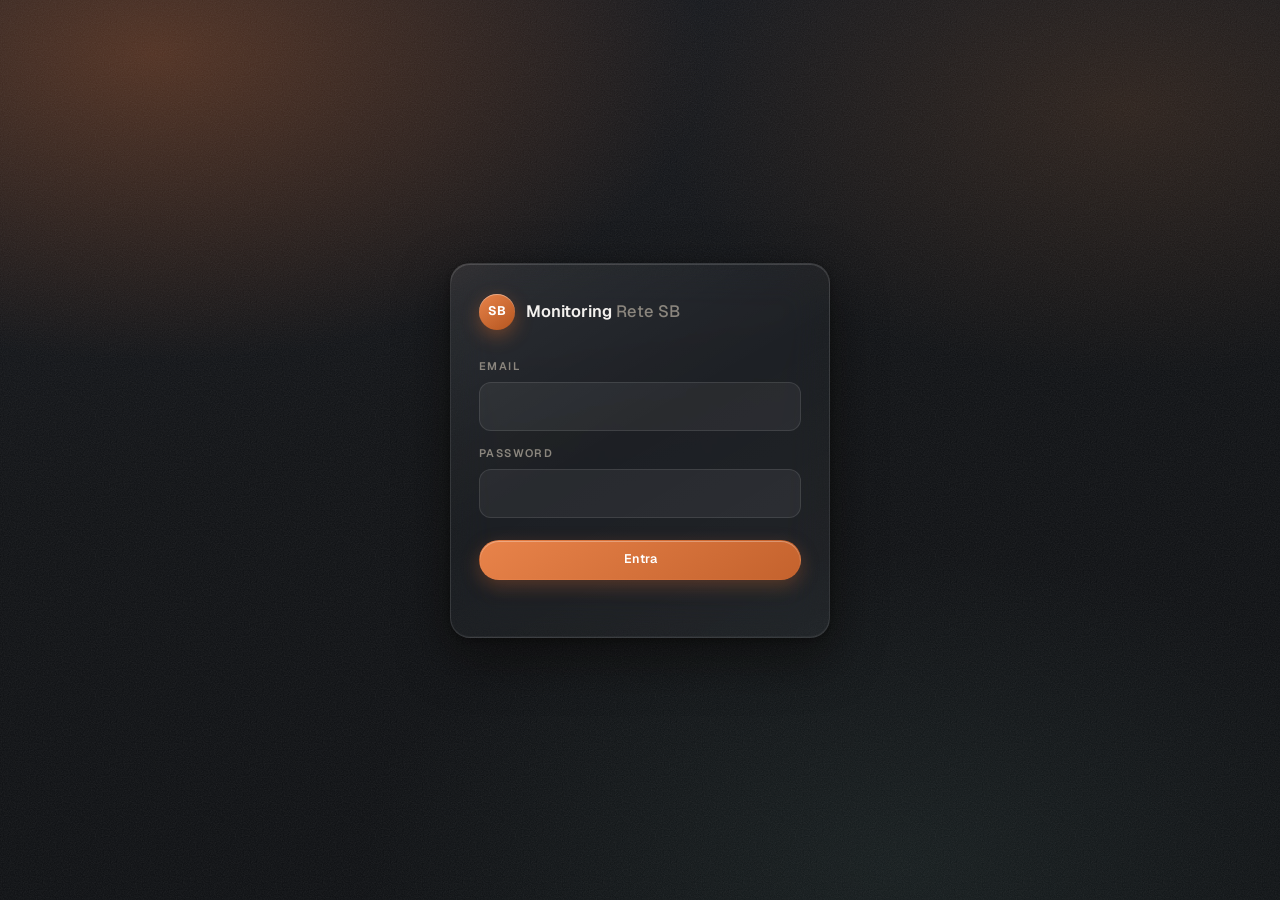
<file: index.html>
<!doctype html>
<html lang="it">
<head>
<meta charset="utf-8">
<title>Rete SB</title>
<meta name="viewport" content="width=device-width, initial-scale=1">
<meta name="robots" content="noindex">
<!-- L'indirizzo base porta a Monitoring, sui dati veri. Il vecchio prototipo con i dati inventati
     (per le presentazioni) è in prototipo.html e non è collegato da nessuna pagina. -->
<meta http-equiv="refresh" content="0; url=rete.html">
<script>location.replace('rete.html' + location.search + location.hash);</script>
<style>body{margin:0;background:#15171a;color:#cfc8bf;font:15px system-ui,sans-serif;display:grid;place-items:center;min-height:100vh}a{color:#e8834a}</style>
</head>
<body><p>Apro Monitoring… <a href="rete.html">se non parte, clicca qui</a></p></body>
</html>
</file>
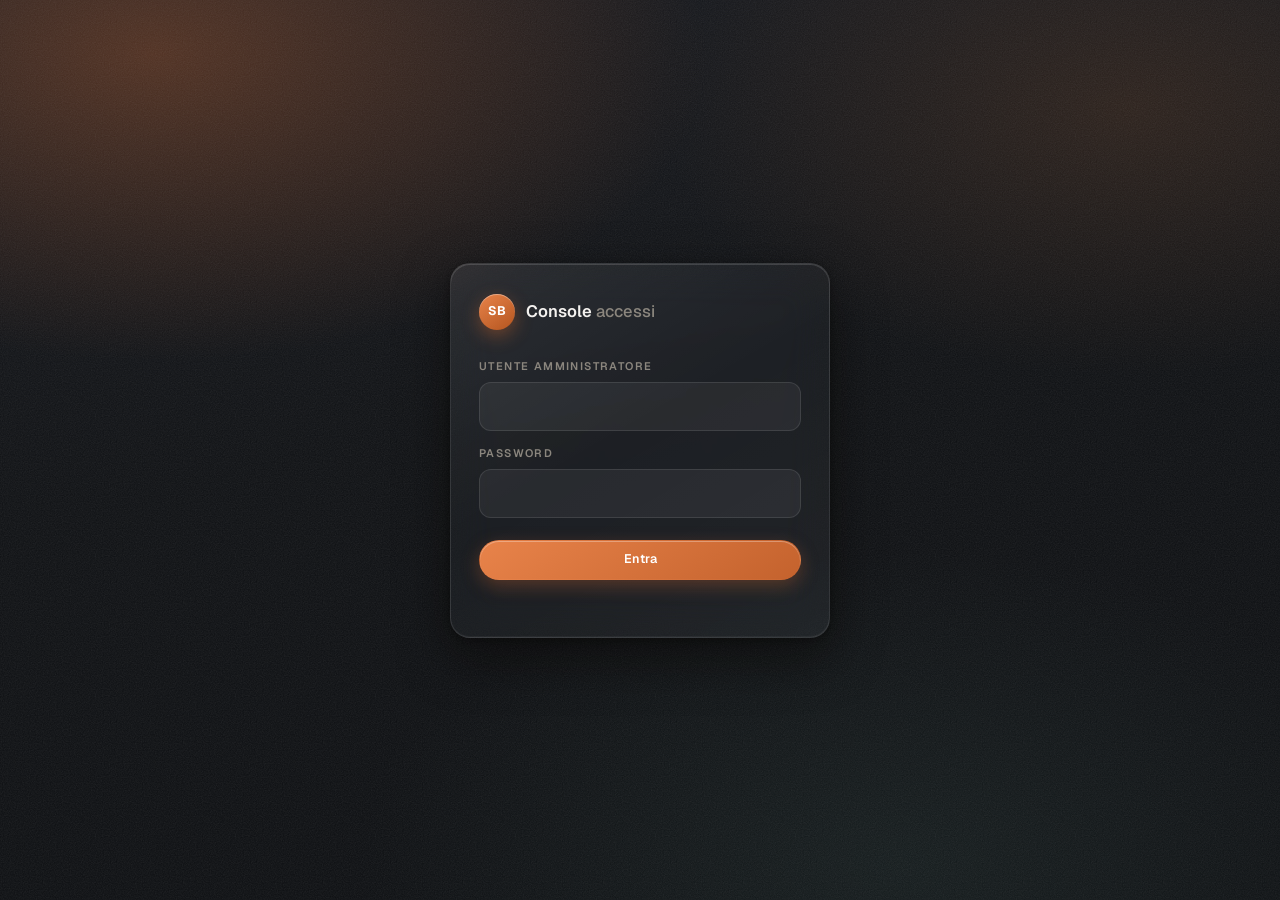
<file: consulenti.html>
<!doctype html>
<html lang="it">
<head>
<meta charset="utf-8">
<meta name="viewport" content="width=device-width, initial-scale=1">
<title>Consulenti · Console SB</title>
<link rel="preconnect" href="https://fonts.googleapis.com">
<link rel="preconnect" href="https://fonts.gstatic.com" crossorigin>
<link rel="stylesheet" href="https://fonts.googleapis.com/css2?family=Geist:wght@400;500;600;700&family=Geist+Mono:wght@400;500;600&family=Material+Symbols+Outlined:opsz,wght,FILL,GRAD@20,400,0,0&display=swap">
<link rel="stylesheet" href="assets/stile.css">
<link rel="stylesheet" href="assets/incontro.css">
<link rel="stylesheet" href="assets/locale.css">
<link rel="icon" href="favicon.ico" sizes="any">
<meta name="theme-color" content="#0e1013">
<meta name="robots" content="noindex">
</head>
<body>
<!-- Accessi personali dei consulenti alla console della rete.
     Li gestisce solo chi entra con la chiave admin (Simone): i consulenti entrano
     con email e password, e un accesso si toglie senza toccare gli altri. -->
<div class="cancello" id="cancello" hidden>
  <form class="cancello-scheda vetro" id="accesso">
    <div class="insegna-mini"><span class="sigla">SB</span><span>Console <span>accessi</span></span></div>
    <label for="utente">Utente amministratore</label>
    <input id="utente" autocomplete="username" required>
    <label for="parola">Password</label>
    <input id="parola" type="password" autocomplete="current-password" required>
    <button type="submit" class="pulsante pieno" id="entra">Entra</button>
    <p class="errore" id="errore-accesso" role="alert"></p>
  </form>
</div>

<main class="pagina-sola" id="telaio" hidden>
  <div class="banda banda-incontro vetro">
    <div class="testa-incontro"><div><span class="tit"><a class="torna" href="locale.html"><span class="ico">arrow_back</span> La rete</a></span>
      <h1>Accessi alla console</h1>
      <div class="sotto">Ognuno entra con la sua email e la sua password. I consulenti modificano i dati dei locali; la direzione guarda la rete e non modifica niente. Solo l'amministratore crea e toglie gli accessi.</div></div></div>
  </div>
  <div class="lastra area" id="area"></div>
</main>
<div class="stato-salva" id="stato-salva" role="status" aria-live="polite"></div>

<script type="module">
const API = (() => { try { return localStorage.getItem('sb_rete_api'); } catch (e) { return null; } })() || 'https://web-production-f3794.up.railway.app';
const $ = s => document.querySelector(s);
const esc = s => String(s ?? '').replace(/[&<>"]/g, c => ({ '&': '&amp;', '<': '&lt;', '>': '&gt;', '"': '&quot;' }[c]));
let TOKEN = (() => { try { return localStorage.getItem('sb_rete_token') || ''; } catch (e) { return ''; } })();

async function api(p, opz = {}) {
  const r = await fetch(API + p, { ...opz, headers: { 'X-Admin-Token': TOKEN, 'Content-Type': 'application/json' } });
  const d = await r.json().catch(() => null);
  if (r.status === 401 || r.status === 403) { mostraAccesso(r.status === 403 ? 'Serve l\'accesso amministratore (utente, non email).' : ''); throw new Error(d?.error || 'Accesso'); }
  if (!r.ok) throw new Error(d?.error || 'Errore ' + r.status);
  return d;
}
function avviso(t, errore) {
  const el = $('#stato-salva'); el.className = 'stato-salva ' + (errore ? 'errore' : 'salvato');
  el.innerHTML = `<span class="ico">${errore ? 'error' : 'check_circle'}</span> ${esc(t)}`; setTimeout(() => { el.innerHTML = ''; }, 4000);
}
function mostraAccesso(msg) { $('#telaio').hidden = true; $('#cancello').hidden = false; $('#errore-accesso').textContent = msg || ''; }
$('#accesso').addEventListener('submit', async e => {
  e.preventDefault();
  try {
    const r = await fetch(API + '/api/admin/login', { method: 'POST', headers: { 'Content-Type': 'application/json' },
      body: JSON.stringify({ username: $('#utente').value.trim(), password: $('#parola').value }) });
    const d = await r.json();
    if (!r.ok || !d.token) throw new Error(d.error || 'Credenziali non valide');
    TOKEN = d.token; try { localStorage.setItem('sb_rete_token', TOKEN); } catch (x) {}
    $('#parola').value = ''; avvia();
  } catch (x) { $('#errore-accesso').textContent = x.message; }
});

async function avvia() {
  let lista;
  try { lista = await api('/api/rete/consulenti'); } catch (x) { return; }
  $('#cancello').hidden = true; $('#telaio').hidden = false;
  $('#area').innerHTML = `<form class="scheda-piatto" id="nuovo">
      <div class="sp-campi">
        <label>Nome<input name="nome" required maxlength="120" placeholder="Nome e cognome"></label>
        <label>Email<input name="email" type="email" required placeholder="nome@sbfoodconsulting.com"></label>
        <label>Password iniziale<input name="password" type="text" minlength="10" required placeholder="almeno 10 caratteri" autocomplete="off"></label>
        <label>Ruolo<select name="ruolo"><option value="consulente">Consulente · modifica i dati</option><option value="direzione">Direzione · solo guarda</option></select></label>
      </div>
      <div class="g-azioni"><span class="aiuto-lista" style="flex:1;margin:0">Consegna la password a voce: qui non si rivede.</span>
        <button type="submit" class="pulsante pieno piccolo"><span class="ico">person_add</span> Aggiungi consulente</button></div>
    </form>
    ${lista.length ? `<div class="tabella-scroll" style="margin-top:18px"><table class="tab-dati">
      <thead><tr><th>Persona</th><th>Ruolo</th><th>Email</th><th>Ultimo accesso</th><th></th></tr></thead>
      <tbody>${lista.map(c => `<tr class="${c.attivo ? '' : 'spenta'}"><td><b>${esc(c.nome)}</b>${c.attivo ? '' : ' <span class="targa spenta">accesso tolto</span>'}</td><td>${c.ruolo === 'direzione' ? 'Direzione · solo guarda' : 'Consulente'}</td><td>${esc(c.email)}</td>
        <td class="num">${c.ultimo_accesso ? new Date(c.ultimo_accesso + 'Z').toLocaleString('it-IT', { dateStyle: 'short', timeStyle: 'short' }) : '<span class="tenue">mai</span>'}</td>
        <td class="dx nowrap"><button type="button" class="pulsante piccolo" data-pw="${c.id}"><span class="ico">key</span> Nuova password</button>
          <button type="button" class="pulsante piccolo" data-attivo="${c.id}" data-v="${c.attivo ? '0' : '1'}"><span class="ico">${c.attivo ? 'person_off' : 'person'}</span> ${c.attivo ? 'Togli l\'accesso' : 'Ridai l\'accesso'}</button></td></tr>`).join('')}</tbody></table></div>`
    : '<div class="vuoto-grande">Ancora nessun consulente con un accesso personale.</div>'}`;
  const f = $('#nuovo');
  f.addEventListener('submit', async e => {
    e.preventDefault();
    try { await api('/api/rete/consulenti', { method: 'POST', body: JSON.stringify({ nome: f.nome.value, email: f.email.value, password: f.password.value, ruolo: f.ruolo.value }) }); avviso('Consulente aggiunto'); avvia(); }
    catch (x) { avviso(x.message, true); }
  });
  document.querySelectorAll('[data-pw]').forEach(b => b.addEventListener('click', async () => {
    const pw = prompt('Nuova password (almeno 10 caratteri). Le sessioni aperte con la vecchia si chiudono.');
    if (!pw) return;
    try { await api('/api/rete/consulenti/' + b.dataset.pw, { method: 'PATCH', body: JSON.stringify({ password: pw }) }); avviso('Password cambiata'); }
    catch (x) { avviso(x.message, true); }
  }));
  document.querySelectorAll('[data-attivo]').forEach(b => b.addEventListener('click', async () => {
    try { await api('/api/rete/consulenti/' + b.dataset.attivo, { method: 'PATCH', body: JSON.stringify({ attivo: b.dataset.v === '1' }) }); avvia(); }
    catch (x) { avviso(x.message, true); }
  }));
}
TOKEN ? avvia() : mostraAccesso();
</script>
</body>
</html>
</file>
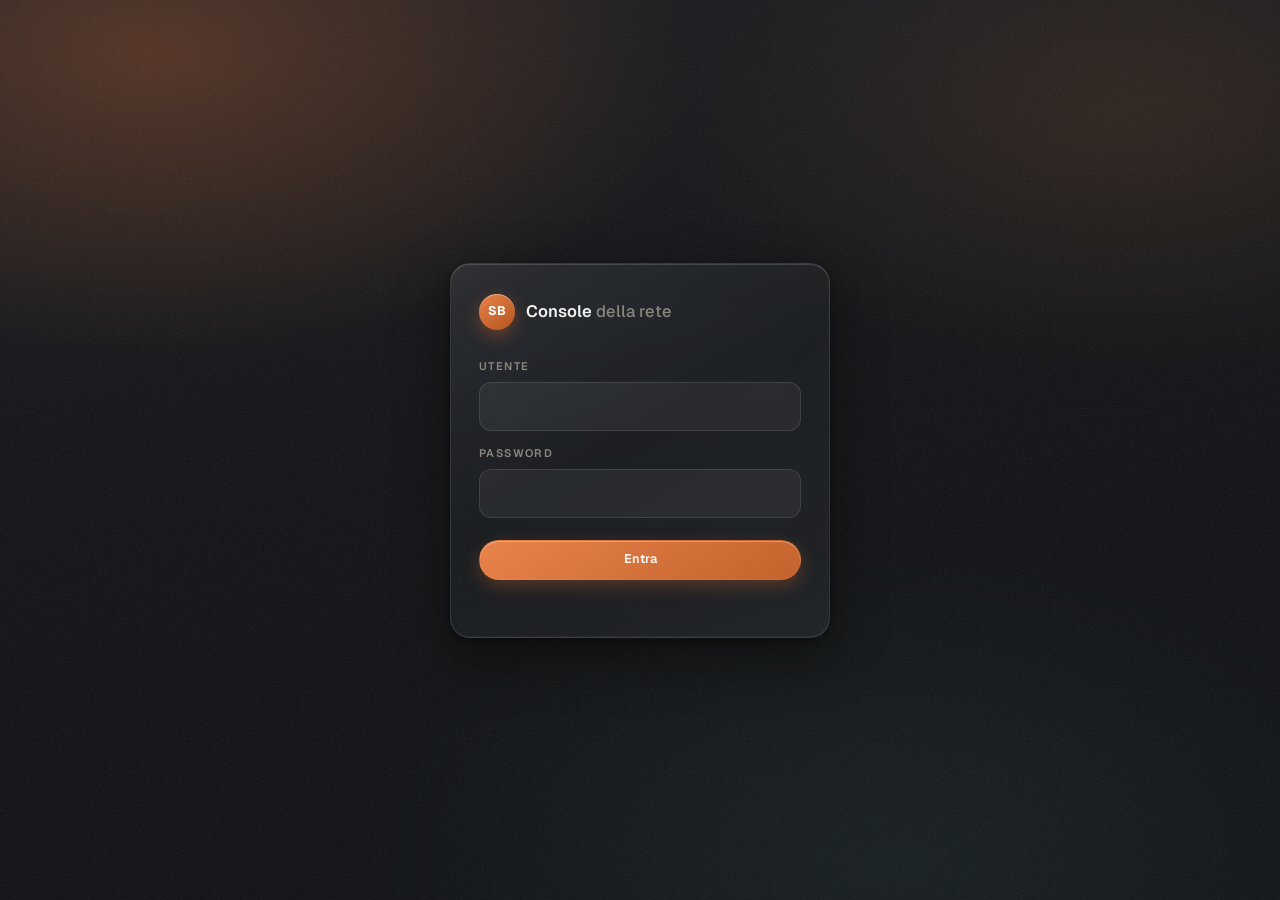
<file: incontro.html>
<!doctype html>
<html lang="it">
<head>
<meta charset="utf-8">
<meta name="viewport" content="width=device-width, initial-scale=1">
<title>Incontri · Console SB</title>
<link rel="preconnect" href="https://fonts.googleapis.com">
<link rel="preconnect" href="https://fonts.gstatic.com" crossorigin>
<link rel="stylesheet" href="https://fonts.googleapis.com/css2?family=Geist:wght@400;500;600;700&family=Geist+Mono:wght@400;500;600&family=Material+Symbols+Outlined:opsz,wght,FILL,GRAD@20,400,0,0&display=swap">
<link rel="stylesheet" href="assets/stile.css">
<link rel="stylesheet" href="assets/incontro.css">
<link rel="icon" href="favicon.ico" sizes="any">
<link rel="apple-touch-icon" href="apple-touch-icon.png">
<meta name="theme-color" content="#0e1013">
<meta name="robots" content="noindex">
<meta name="description" content="Console SB: la scheda dell'incontro iniziale con il ristoratore.">
</head>
<body>

<!-- Accesso: stesse credenziali del gestionale. La pagina è pubblica, i dati no. -->
<div class="cancello" id="cancello" hidden>
  <form class="cancello-scheda vetro" id="accesso" autocomplete="on">
    <div class="insegna-mini"><span class="sigla">SB</span><span>Console <span>della rete</span></span></div>
    <label for="utente">Utente</label>
    <input id="utente" name="username" autocomplete="username" required>
    <label for="parola">Password</label>
    <input id="parola" name="password" type="password" autocomplete="current-password" required>
    <button type="submit" class="pulsante pieno" id="entra">Entra</button>
    <p class="errore" id="errore-accesso" role="alert"></p>
  </form>
</div>

<div class="telaio" id="telaio" hidden>
  <aside class="flotta vetro">
    <div class="insegna">
      <div class="riga">
        <span class="sigla">SB</span>
        <span class="nome">Incontri <span>con i locali</span></span>
      </div>
      <div class="chi"><a class="torna" href="./"><span class="ico">arrow_back</span> Console della rete</a></div>
    </div>
    <div class="nuovo">
      <button type="button" class="pulsante pieno" id="nuovo"><span class="ico">add</span> Nuovo incontro</button>
    </div>
    <div class="setaccio">
      <span class="ico">search</span>
      <input id="setaccio" type="search" placeholder="Cerca locale o città" aria-label="Cerca">
    </div>
    <div class="lista" id="lista"></div>
    <p class="avviso">La scheda si salva mentre scrivi. Se la connessione cade, resta sul dispositivo e parte appena torna.</p>
  </aside>

  <main class="dossier">
    <div class="banda banda-incontro vetro" id="banda"></div>
    <div class="linguette vetro" id="linguette" role="tablist"></div>
    <div class="lastra area" id="area"></div>
  </main>
</div>

<div class="stato-salva" id="stato-salva" role="status" aria-live="polite"></div>
<script type="module" src="assets/incontro.js"></script>
</body>
</html>
</file>
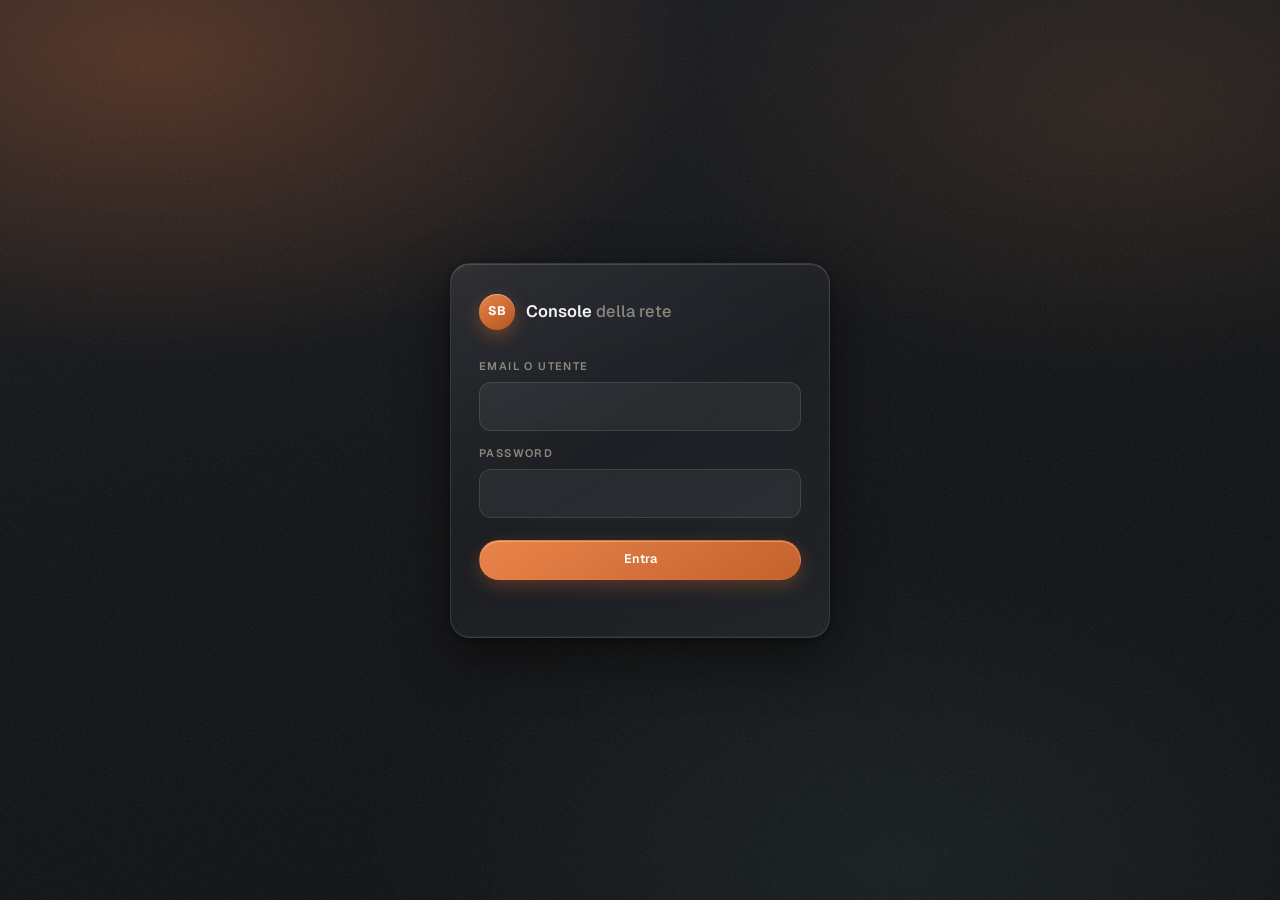
<file: locale.html>
<!doctype html>
<html lang="it">
<head>
<meta charset="utf-8">
<meta name="viewport" content="width=device-width, initial-scale=1">
<title>Managing · Rete SB</title>
<link rel="preconnect" href="https://fonts.googleapis.com">
<link rel="preconnect" href="https://fonts.gstatic.com" crossorigin>
<link rel="stylesheet" href="https://fonts.googleapis.com/css2?family=Geist:wght@400;500;600;700&family=Geist+Mono:wght@400;500;600&family=Material+Symbols+Outlined:opsz,wght,FILL,GRAD@20,400,0,0&display=swap">
<link rel="stylesheet" href="assets/stile.css">
<link rel="stylesheet" href="assets/incontro.css">
<link rel="stylesheet" href="assets/locale.css?v=20261002c">
<link rel="icon" href="favicon.ico" sizes="any">
<link rel="apple-touch-icon" href="apple-touch-icon.png">
<meta name="theme-color" content="#0e1013">
<meta name="robots" content="noindex">
<meta name="description" content="Console SB: acquisti, ricettario, vendite, inventari e diagnosi del food cost di un locale.">
</head>
<body>

<!-- Accesso: stesse credenziali del gestionale. La pagina è pubblica, i dati no. -->
<div class="cancello" id="cancello" hidden>
  <form class="cancello-scheda vetro" id="accesso" autocomplete="on">
    <div class="insegna-mini"><span class="sigla">SB</span><span>Console <span>della rete</span></span></div>
    <label for="utente">Email o utente</label>
    <input id="utente" name="username" autocomplete="username" required>
    <label for="parola">Password</label>
    <input id="parola" name="password" type="password" autocomplete="current-password" required>
    <button type="submit" class="pulsante pieno" id="entra">Entra</button>
    <p class="errore" id="errore-accesso" role="alert"></p>
  </form>
</div>

<div class="telaio" id="telaio" hidden>
  <aside class="flotta vetro">
    <div class="insegna">
      <div class="riga">
        <span class="sigla">SB</span>
        <span class="nome">Managing <span>i dati dei locali</span></span>
      </div>
      <div class="chi"><a class="torna" href="rete.html"><span class="ico">arrow_back</span> Monitoring</a></div>
    </div>
    <div class="setaccio">
      <span class="ico">search</span>
      <input id="setaccio" type="search" placeholder="Cerca locale o città" aria-label="Cerca">
    </div>
    <div class="polso-rete" id="polso-rete"></div>
    <div class="lista" id="lista"></div>
    <p class="avviso"><a href="rete.html" class="link-avviso">Monitoring</a> · <a href="consulenti.html" class="link-avviso">Accessi</a> · In ordine: fatture, ricettario, vendite della cassa, due inventari. Poi la diagnosi dice dove il locale perde food cost, riga per riga.</p>
  </aside>

  <main class="dossier">
    <div class="banda banda-incontro vetro" id="banda"></div>
    <div class="linguette vetro" id="linguette" role="tablist"></div>
    <div class="lastra area" id="area"></div>
  </main>
</div>

<div class="stato-salva" id="stato-salva" role="status" aria-live="polite"></div>
<script type="module" src="assets/locale.js?v=20261002c"></script>
</body>
</html>
</file>
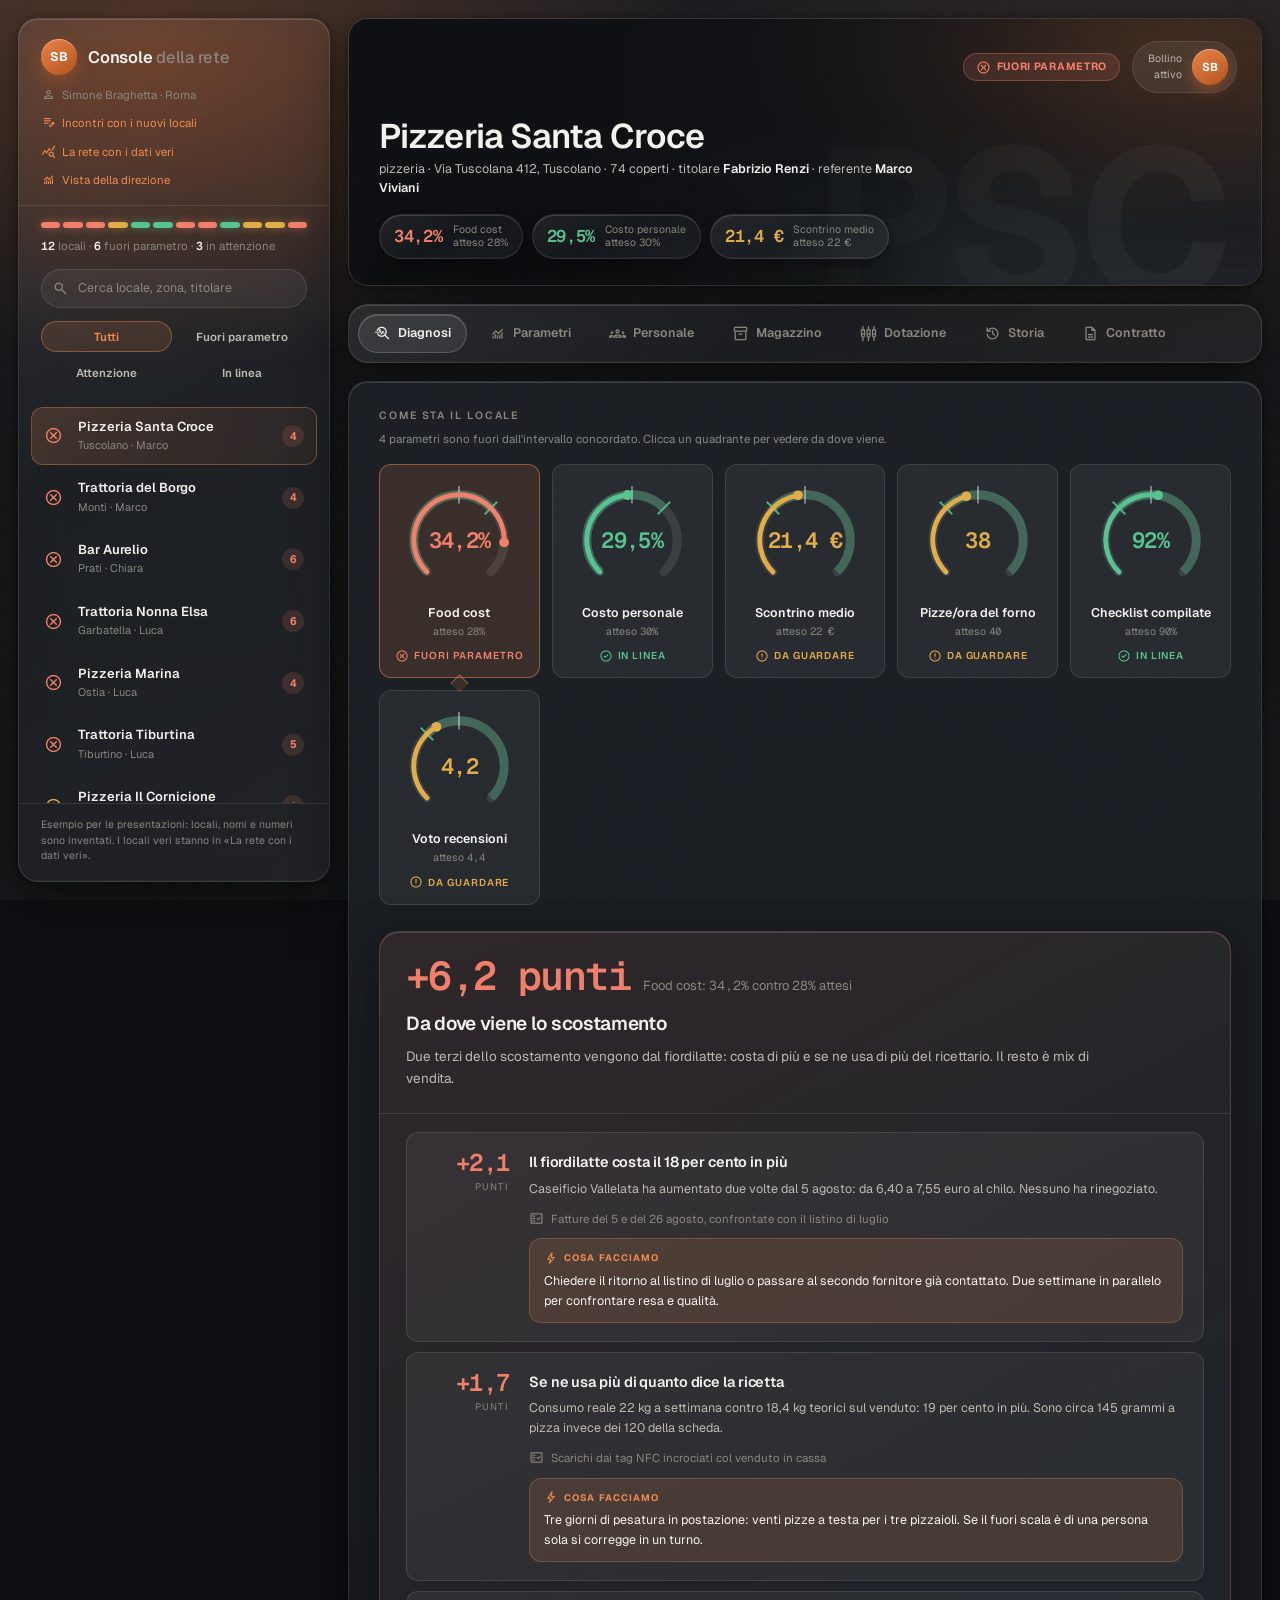
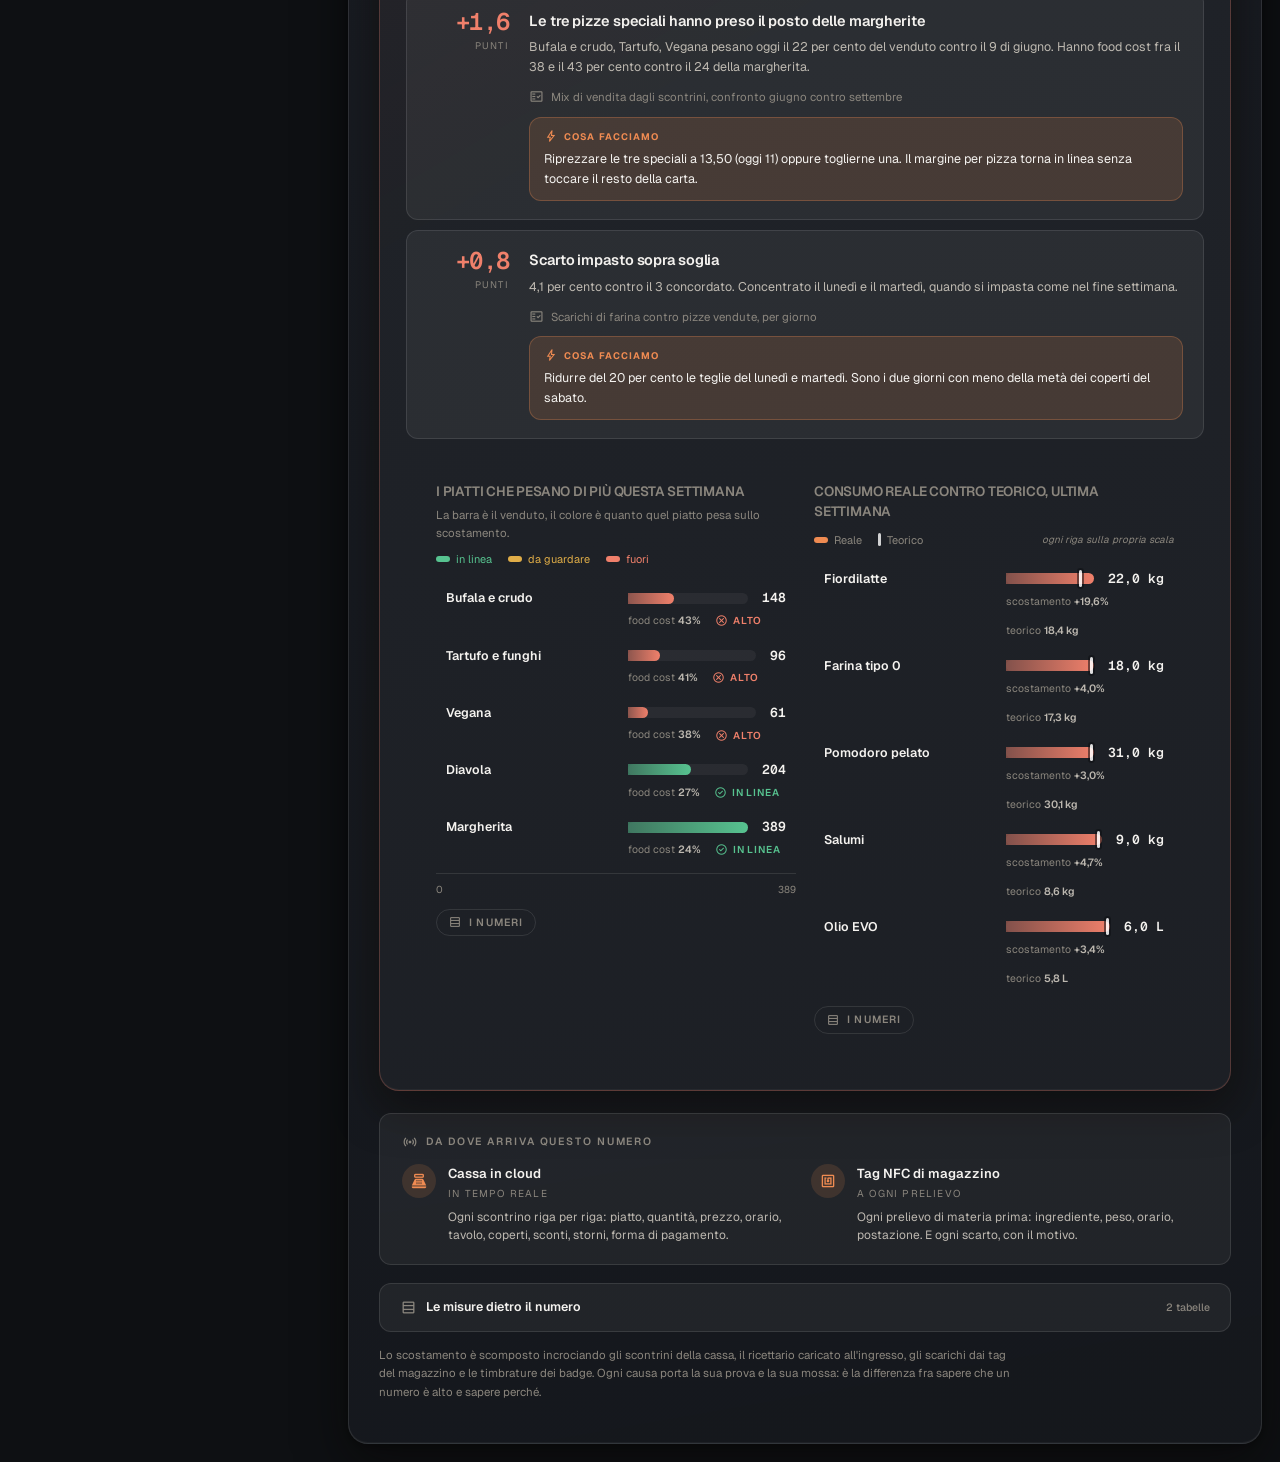
<file: prototipo.html>
<!doctype html>
<html lang="it">
<head>
<meta charset="utf-8">
<meta name="viewport" content="width=device-width, initial-scale=1">
<title>Console SB · prototipo</title>
<link rel="preconnect" href="https://fonts.googleapis.com">
<link rel="preconnect" href="https://fonts.gstatic.com" crossorigin>
<link rel="stylesheet" href="https://fonts.googleapis.com/css2?family=Geist:wght@400;500;600;700&family=Geist+Mono:wght@400;500;600&family=Material+Symbols+Outlined:opsz,wght,FILL,GRAD@20,400,0,0&display=swap">
<link rel="stylesheet" href="assets/stile.css">
<link rel="icon" href="favicon.ico" sizes="any">
<link rel="icon" type="image/png" href="favicon-32.png" sizes="32x32">
<link rel="apple-touch-icon" href="apple-touch-icon.png">
<meta name="apple-mobile-web-app-title" content="Console SB">
<meta name="theme-color" content="#0e1013">
<meta name="description" content="Prototipo della console di rete SB Food Consulting. Dati inventati.">
</head>
<body>

<div class="telaio">

  <aside class="flotta vetro">
    <div class="insegna">
      <div class="riga">
        <span class="sigla">SB</span>
        <span class="nome">Console <span>della rete</span></span>
      </div>
      <div class="chi"><span class="ico">person</span> Simone Braghetta · Roma</div>
      <a class="chi" href="incontro.html" style="color:var(--accento);text-decoration:none"><span class="ico">edit_note</span> Incontri con i nuovi locali</a>
      <a class="chi" href="locale.html" style="color:var(--accento);text-decoration:none"><span class="ico">query_stats</span> La rete con i dati veri</a>
      <a class="chi" href="rete.html" style="color:var(--accento);text-decoration:none"><span class="ico">monitoring</span> Vista della direzione</a>
    </div>

    <div class="polso" id="polso"></div>
    <div class="polso-dida" id="polso-dida"></div>

    <div class="setaccio">
      <span class="ico">search</span>
      <input id="setaccio" type="search" placeholder="Cerca locale, zona, titolare" aria-label="Cerca">
    </div>

    <div class="filtri" id="filtri">
      <button type="button" data-f="tutti" aria-pressed="true">Tutti</button>
      <button type="button" data-f="fuori" aria-pressed="false">Fuori parametro</button>
      <button type="button" data-f="attesa" aria-pressed="false">Attenzione</button>
      <button type="button" data-f="buono" aria-pressed="false">In linea</button>
    </div>

    <div class="lista" id="lista"></div>
    <p class="avviso">Esempio per le presentazioni: locali, nomi e numeri sono inventati.
      I locali veri stanno in «La rete con i dati veri».</p>
  </aside>

  <main class="dossier">
    <div class="banda" id="banda"></div>
    <div class="linguette vetro" id="linguette" role="tablist"></div>
    <div class="lastra" id="area"></div>
  </main>

</div>

<div class="bolla" id="bolla" role="status"></div>
<script type="module" src="assets/app.js"></script>
</body>
</html>
</file>
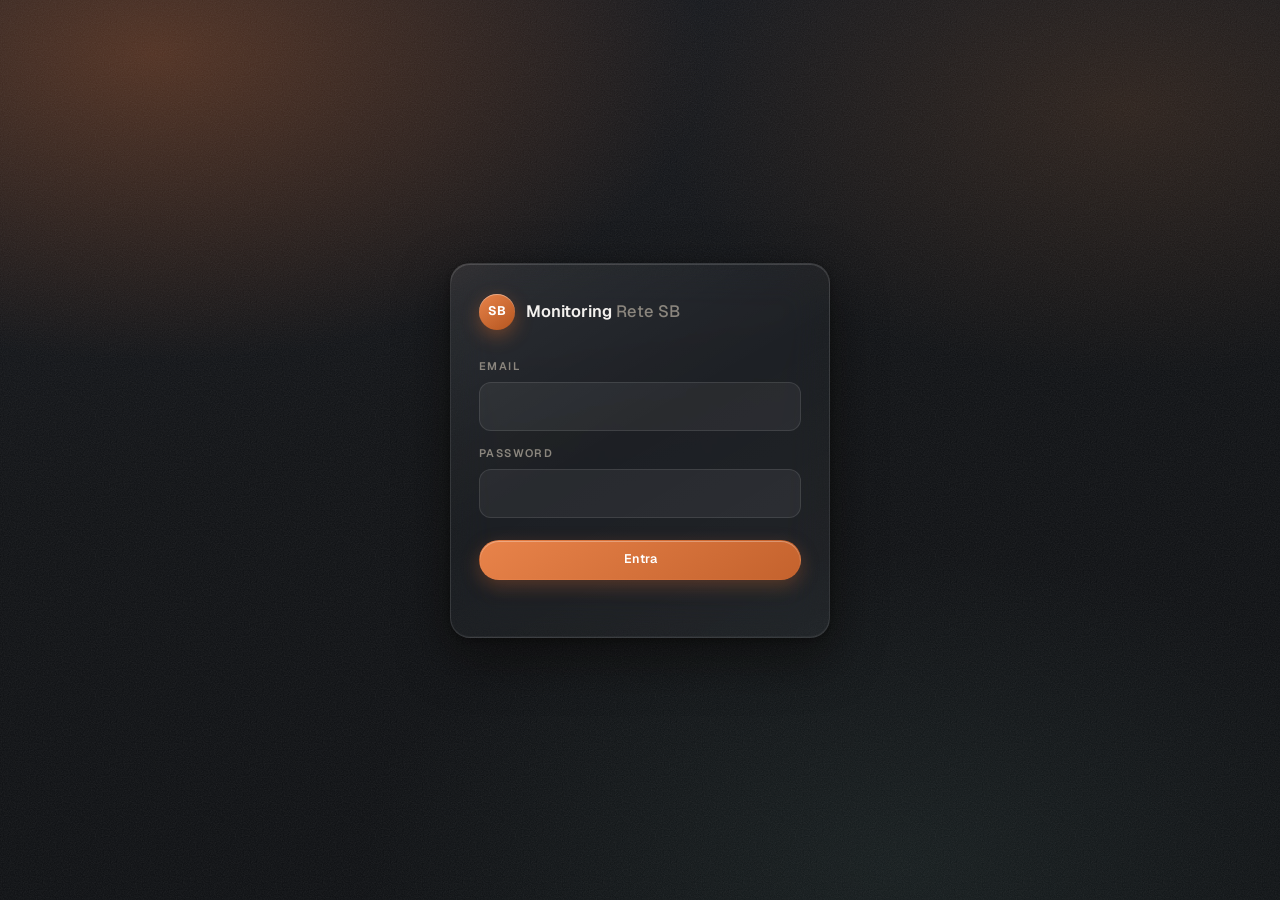
<file: rete.html>
<!doctype html>
<html lang="it">
<head>
<meta charset="utf-8">
<meta name="viewport" content="width=device-width, initial-scale=1">
<title>Monitoring · Rete SB</title>
<link rel="preconnect" href="https://fonts.googleapis.com">
<link rel="preconnect" href="https://fonts.gstatic.com" crossorigin>
<link rel="stylesheet" href="https://fonts.googleapis.com/css2?family=Geist:wght@400;500;600;700&family=Geist+Mono:wght@400;500;600&family=Material+Symbols+Outlined:opsz,wght,FILL,GRAD@20,400,0,0&display=swap">
<link rel="stylesheet" href="assets/stile.css?v=20260929j">
<link rel="stylesheet" href="assets/incontro.css?v=20260929j">
<link rel="stylesheet" href="assets/rete.css?v=20261012a">
<link rel="icon" href="favicon.ico" sizes="any">
<link rel="icon" type="image/png" href="favicon-32.png" sizes="32x32">
<meta name="theme-color" content="#0e1013">
<meta name="robots" content="noindex">
<meta name="description" content="Monitoring della Rete SB: tutti i locali sui dati veri. Sola lettura.">
</head>
<body>
<!-- Monitoring: il portale della direzione. È il prototipo della console (prototipo.html)
     sui dati veri: la rete a sinistra, il dossier del locale a destra, sette schede.
     Sola lettura: i dati li inseriscono i consulenti in Managing (locale.html). -->
<div class="cancello" id="cancello" hidden>
  <form class="cancello-scheda vetro" id="accesso" autocomplete="on">
    <div class="insegna-mini"><span class="sigla">SB</span><span>Monitoring <span>Rete SB</span></span></div>
    <label for="utente">Email</label>
    <input id="utente" name="username" autocomplete="username" required>
    <label for="parola">Password</label>
    <input id="parola" name="password" type="password" autocomplete="current-password" required>
    <button type="submit" class="pulsante pieno" id="entra">Entra</button>
    <p class="errore" id="errore-accesso" role="alert"></p>
  </form>
</div>
<div class="telaio" id="telaio" hidden>
  <aside class="flotta vetro">
    <div class="insegna">
      <div class="riga">
        <span class="sigla">SB</span>
        <span class="nome">Monitoring <span>della rete</span></span>
      </div>
      <div class="chi" id="chi"><span class="ico">visibility</span> Sola lettura</div>
      <a class="chi" href="locale.html" style="color:var(--accento);text-decoration:none"><span class="ico">edit_note</span> Managing: inserire i dati</a>
    </div>
    <div class="polso" id="polso"></div>
    <div class="polso-dida" id="polso-dida"></div>
    <div class="setaccio">
      <span class="ico">search</span>
      <input id="setaccio" type="search" placeholder="Cerca locale, città, consulente" aria-label="Cerca">
    </div>
    <div class="filtri" id="filtri">
      <button type="button" data-f="tutti" aria-pressed="true">Tutti</button>
      <button type="button" data-f="fuori" aria-pressed="false">Fuori parametro</button>
      <button type="button" data-f="attesa" aria-pressed="false">Attenzione</button>
      <button type="button" data-f="buono" aria-pressed="false">In linea</button>
    </div>
    <div class="lista" id="lista"></div>
    <p class="avviso">I numeri arrivano da cassa, fatture, timbrature e inventari. Note, storia e contratto li scrive il consulente in Managing. <button type="button" class="link-mini" id="esci">Esci</button></p>
  </aside>
  <main class="dossier">
    <div class="banda" id="banda"></div>
    <div class="rr-azioni" id="rr-azioni" hidden>
      <button type="button" class="pulsante" id="rr-resoconto"><span class="ico">summarize</span> Resoconto degli incassi</button>
      <span class="rr-nota" id="rr-nota" aria-live="polite">Una pagina con grafici e numeri da stampare o mandare al locale.</span>
    </div>
    <form class="dom-barra vetro" id="dom-barra" role="search" hidden>
      <span class="ico" aria-hidden="true">forum</span>
      <input id="dom-testo" name="q" maxlength="500" autocomplete="off" aria-label="Domanda sui dati del locale"
             placeholder="Chiedi ai dati di questo locale: «quali piatti hanno il food cost più alto?»">
      <button type="submit" class="pulsante pieno" id="dom-chiedi">Chiedi</button>
      <div class="dom-risposta" id="dom-risposta" aria-live="polite"></div>
    </form>
    <div class="linguette vetro" id="linguette" role="tablist"></div>
    <div class="lastra" id="area"></div>
  </main>
</div>
<div class="bolla" id="bolla" role="status"></div>
<script type="module" src="assets/rete.js?v=20261012c"></script>
</body>
</html>
</file>
<file: assets/stile.css>
/* ═══════════════════════════════════════════════════════════════════
   Console SB · foglio di stile

   Linguaggio visivo: vetro su fondo profondo. Pannelli traslucidi che
   galleggiano sopra un fondale caldo, bordo interno chiaro a simulare
   il rifrangere della luce sul bordo, ombre tinte col colore del
   marchio invece che nere.

   Nota onesta: il "Liquid Glass" di Apple esiste solo sulle sue
   piattaforme. Questa è un'approssimazione per il web fatta con
   backdrop-filter, bordi stratificati e riflessi. Con
   prefers-reduced-transparency i pannelli diventano pieni.

   Raggi: 20px sui pannelli che galleggiano, 12px sui blocchi interni,
   999px su tutto ciò che si clicca. Nessuna eccezione.
   ═══════════════════════════════════════════════════════════════════ */

:root{
  --fondo:#0e1013;
  --velo:rgba(255,255,255,.055);
  --velo-alto:rgba(255,255,255,.085);
  --bordo:rgba(255,255,255,.10);
  --bordo-vivo:rgba(255,255,255,.18);
  --ink:#f4f2ef;
  --testo:#bdb8b0;
  --tenue:#8b867e;
  --accento:#ef8b52;
  --accento-scuro:#c4622d;
  --accento-velo:rgba(239,139,82,.14);
  --buono:#57c390;
  --attesa:#e0ad48;
  --fuori:#f0806b;
  --buono-velo:rgba(87,195,144,.14);
  --attesa-velo:rgba(224,173,72,.14);
  --fuori-velo:rgba(240,128,107,.15);
  --griglia:rgba(255,255,255,.07);
  --r-g:20px;   /* pannelli galleggianti */
  --r-b:12px;   /* blocchi interni */
  --ombra:0 18px 50px rgba(8,6,4,.55), 0 2px 8px rgba(8,6,4,.35);
  --luce:inset 0 1px 0 rgba(255,255,255,.14), inset 0 -1px 0 rgba(255,255,255,.04);
}

*{box-sizing:border-box}
html,body{height:100%}
body{
  margin:0;color:var(--ink);background:var(--fondo);
  font-family:'Geist','Inter',-apple-system,BlinkMacSystemFont,sans-serif;
  font-size:13.5px;line-height:1.5;-webkit-font-smoothing:antialiased;
}

/* ── fondale: caldo, profondo, immobile ── */
body::before{
  content:"";position:fixed;inset:0;z-index:-2;
  background:
    radial-gradient(70% 55% at 12% 6%, rgba(196,98,45,.34), transparent 62%),
    radial-gradient(55% 45% at 88% 12%, rgba(120,72,40,.26), transparent 66%),
    radial-gradient(60% 50% at 70% 96%, rgba(60,90,84,.18), transparent 70%),
    linear-gradient(170deg, #16181d 0%, #0e1013 46%, #0b0d10 100%);
}
/* grana finissima, ferma, non cattura il puntatore */
body::after{
  content:"";position:fixed;inset:0;z-index:-1;pointer-events:none;opacity:.5;
  background-image:url("data:image/svg+xml;utf8,\
<svg xmlns='http://www.w3.org/2000/svg' width='140' height='140'>\
<filter id='g'><feTurbulence type='fractalNoise' baseFrequency='.85' numOctaves='2'/>\
<feColorMatrix type='saturate' values='0'/></filter>\
<rect width='140' height='140' filter='url(%23g)' opacity='.22'/></svg>");
}

.num{font-family:'Geist Mono',ui-monospace,SFMono-Regular,monospace;font-variant-numeric:tabular-nums}
.ico{
  font-family:'Material Symbols Outlined';font-weight:400;font-style:normal;line-height:1;
  letter-spacing:normal;text-transform:none;display:inline-block;white-space:nowrap;
  -webkit-font-feature-settings:'liga';font-feature-settings:'liga';vertical-align:middle;
}
::selection{background:var(--accento);color:#13100d}

/* ── il vetro ── */
.vetro{
  background:linear-gradient(150deg, rgba(255,255,255,.085), rgba(255,255,255,.028) 46%, rgba(255,255,255,.05));
  backdrop-filter:blur(20px) saturate(160%);
  -webkit-backdrop-filter:blur(20px) saturate(160%);
  border:1px solid var(--bordo);
  box-shadow:var(--ombra), var(--luce);
  border-radius:var(--r-g);
}
/* La lastra è il vetro senza sfocatura: stessa materia, ma per i
   pannelli molto alti, dove sfocare costerebbe fluidità allo scorrimento. */
.lastra{
  background:linear-gradient(170deg, rgba(30,34,40,.86), rgba(22,25,30,.9));
  border:1px solid var(--bordo);
  box-shadow:var(--ombra), var(--luce);
  border-radius:var(--r-g);
}
@media (prefers-reduced-transparency:reduce){
  .vetro,.lastra{background:#1b1e23;backdrop-filter:none;-webkit-backdrop-filter:none}
}

/* ═══ impianto ═══ */
.telaio{display:grid;grid-template-columns:312px 1fr;gap:18px;padding:18px;min-height:100dvh;align-items:start}
@media(max-width:1020px){.telaio{grid-template-columns:1fr}}

/* ═══ flotta ═══ */
.flotta{position:sticky;top:18px;max-height:calc(100dvh - 36px);display:flex;flex-direction:column;overflow:hidden}
/* Su iPad in verticale la flotta sta sopra al dossier: se prende tutto
   lo schermo si apre su un elenco invece che sulla console. */
@media(max-width:1020px){
  .flotta{position:static;max-height:none}
  .lista{max-height:264px}
}

.insegna{padding:20px 22px 17px;border-bottom:1px solid var(--bordo)}
.insegna .riga{display:flex;align-items:center;gap:11px}
.insegna .sigla{
  width:36px;height:36px;border-radius:999px;flex:0 0 auto;display:grid;place-items:center;
  font-size:12.5px;font-weight:700;letter-spacing:.4px;color:#fff;
  background:linear-gradient(145deg,#e8834a,#b4551f);
  box-shadow:0 6px 18px rgba(196,98,45,.45), inset 0 1px 0 rgba(255,255,255,.35);
}
.insegna .nome{font-size:16.5px;font-weight:600;letter-spacing:-.25px}
.insegna .nome span{color:var(--tenue);font-weight:500}
.insegna .chi{font-size:11.5px;color:var(--tenue);margin-top:11px;display:flex;align-items:center;gap:6px}
.insegna .chi .ico{font-size:15px}

.polso{display:flex;gap:3px;padding:16px 22px 0}
.polso i{height:6px;flex:1;border-radius:999px;background:rgba(255,255,255,.14)}
.polso i.buono{background:var(--buono);box-shadow:0 0 10px rgba(87,195,144,.45)}
.polso i.attesa{background:var(--attesa);box-shadow:0 0 10px rgba(224,173,72,.45)}
.polso i.fuori{background:var(--fuori);box-shadow:0 0 10px rgba(240,128,107,.5)}
.polso-dida{padding:9px 22px 0;font-size:11.5px;color:var(--tenue)}
.polso-dida b{color:var(--ink);font-weight:600}

.setaccio{padding:15px 22px 0;position:relative}
.setaccio .ico{position:absolute;left:33px;top:26px;font-size:17px;color:var(--tenue);pointer-events:none}
.setaccio input{
  width:100%;padding:9px 13px 9px 36px;font:inherit;font-size:12.5px;color:var(--ink);
  background:var(--velo);border:1px solid var(--bordo);border-radius:999px;
  transition:border-color .18s, background .18s;
}
.setaccio input::placeholder{color:var(--tenue)}
.setaccio input:hover{background:var(--velo-alto)}
.setaccio input:focus{outline:none;border-color:var(--accento);background:var(--velo-alto)}

.filtri{display:grid;grid-template-columns:1fr 1fr;gap:5px;padding:13px 22px 14px}
.filtri button{
  font:inherit;font-size:11.5px;font-weight:600;padding:6px 12px;border-radius:999px;cursor:pointer;
  text-align:center;
  background:transparent;border:1px solid transparent;color:var(--testo);transition:all .18s;
}
.filtri button:hover{color:var(--ink);background:var(--velo)}
.filtri button[aria-pressed="true"]{
  background:var(--accento-velo);border-color:rgba(239,139,82,.42);color:var(--accento);
}
.filtri button:focus-visible{outline:2px solid var(--accento);outline-offset:2px}

.lista{overflow-y:auto;flex:1;padding:4px 12px 14px;scrollbar-width:thin}
.riga-locale{
  display:grid;grid-template-columns:22px 1fr auto;gap:12px;align-items:center;width:100%;
  padding:11px 12px;margin-bottom:3px;border:1px solid transparent;border-radius:var(--r-b);
  background:transparent;font:inherit;text-align:left;cursor:pointer;color:inherit;
  transition:background .18s, border-color .18s, transform .18s;
}
.riga-locale:hover{background:var(--velo);transform:translateX(2px)}
.riga-locale[aria-current="true"]{
  background:linear-gradient(120deg, rgba(239,139,82,.18), rgba(239,139,82,.06));
  border-color:rgba(239,139,82,.38);
}
.riga-locale:focus-visible{outline:2px solid var(--accento);outline-offset:1px}
.riga-locale .n1{display:block;font-weight:600;font-size:13px;line-height:1.25}
.riga-locale .n2{display:block;font-size:11px;color:var(--tenue);margin-top:2px}
.riga-locale .spia{font-size:19px}
.riga-locale .quanti{
  font-size:11px;font-weight:700;color:var(--fuori);background:var(--fuori-velo);
  min-width:22px;height:22px;border-radius:999px;display:grid;place-items:center;
}
.vuoto{padding:26px 22px;color:var(--tenue);font-size:12.5px}
.avviso{margin:0;padding:13px 22px 17px;border-top:1px solid var(--bordo);
  font-size:10.5px;line-height:1.5;color:var(--tenue)}

/* ═══ stati ═══ */
.buono{color:var(--buono)} .attesa{color:var(--attesa)} .fuori{color:var(--fuori)}
.targa{
  display:inline-flex;align-items:center;gap:6px;font-size:10.5px;font-weight:700;letter-spacing:.7px;
  text-transform:uppercase;padding:5px 12px;border-radius:999px;white-space:nowrap;
  border:1px solid transparent;
}
.targa .ico{font-size:15px}
.targa.buono{background:var(--buono-velo);border-color:rgba(87,195,144,.3)}
.targa.attesa{background:var(--attesa-velo);border-color:rgba(224,173,72,.3)}
.targa.fuori{background:var(--fuori-velo);border-color:rgba(240,128,107,.32)}
.targa.spenta{background:var(--velo);color:var(--tenue);border-color:var(--bordo)}

/* ═══ dossier ═══ */
/* Gli elementi di una griglia non scendono sotto il loro contenuto se
   non glielo si dice: senza questo la barra delle linguette allarga
   tutta la colonna e il telefono va in scroll orizzontale. */
.telaio > *{min-width:0}
.dossier{min-width:0;display:grid;gap:18px}
.dossier > *{min-width:0}

.banda{position:relative;min-height:268px;overflow:hidden;border-radius:var(--r-g);
  border:1px solid var(--bordo);box-shadow:var(--ombra)}
/* Niente fotografie di repertorio: la testata è materia, non stock.
   L'angolo dei gradienti cambia con il locale, la famiglia di colore no. */
.banda .materia{
  position:absolute;inset:0;
  background:
    radial-gradient(80% 120% at 88% 10%, rgba(224,124,64,.34), transparent 58%),
    radial-gradient(60% 90% at 62% 96%, rgba(70,104,96,.3), transparent 62%),
    linear-gradient(var(--g), #24262c, #15171b 62%);
}
.banda .materia::before{
  content:"";position:absolute;inset:0;opacity:.5;
  background:repeating-linear-gradient(var(--g), rgba(255,255,255,.05) 0 1px, transparent 1px 13px);
  mask-image:linear-gradient(100deg, transparent 34%, #000 100%);
  -webkit-mask-image:linear-gradient(100deg, transparent 34%, #000 100%);
}
.banda .monogramma{
  position:absolute;right:4%;bottom:-16%;font-size:210px;font-weight:700;letter-spacing:-8px;
  color:rgba(255,255,255,.05);line-height:1;user-select:none;
}
.banda::after{
  content:"";position:absolute;inset:0;
  background:linear-gradient(95deg, rgba(14,16,19,.94) 26%, rgba(14,16,19,.62) 58%, rgba(14,16,19,.2) 100%);
}
.banda .sopra{position:absolute;inset:0;padding:26px 30px;display:flex;flex-direction:column;justify-content:flex-end;z-index:2}
.banda h1{font-size:34px;font-weight:600;letter-spacing:-.9px;margin:0 0 7px;line-height:1.02}
.banda .sotto{font-size:12.5px;color:var(--testo);max-width:72ch}
.banda .sotto b{color:var(--ink);font-weight:600}
/* I tre numeri che Simone guarda per primi, già nella testata */
.banda .cifre{display:flex;gap:9px;margin-top:16px;flex-wrap:wrap}
.banda .cifra{display:flex;align-items:center;gap:10px;padding:8px 14px;border-radius:999px}
.banda .cifra b{font-size:17px;font-weight:600;letter-spacing:-.3px}
.banda .cifra i{font-style:normal;font-size:10.5px;line-height:1.3;color:var(--tenue)}
.banda .angolo{position:absolute;top:22px;right:24px;z-index:2;display:flex;align-items:center;gap:12px}
.sigillo{
  display:flex;align-items:center;gap:10px;font-size:10.5px;color:var(--testo);text-align:right;
  padding:7px 8px 7px 15px;border-radius:999px;
  background:rgba(255,255,255,.07);border:1px solid var(--bordo);
  backdrop-filter:blur(18px);-webkit-backdrop-filter:blur(18px);
}
.sigillo .disco{
  width:36px;height:36px;border-radius:999px;display:grid;place-items:center;font-size:11.5px;
  font-weight:700;letter-spacing:.5px;color:#fff;
  background:linear-gradient(145deg,#e8834a,#b4551f);
  box-shadow:0 5px 16px rgba(196,98,45,.5), inset 0 1px 0 rgba(255,255,255,.35);
}
.sigillo .disco.spento{background:rgba(255,255,255,.07);color:var(--tenue);box-shadow:none;border:1px solid var(--bordo)}

.linguette{display:flex;gap:6px;padding:9px;overflow-x:auto;scrollbar-width:none}
.linguette::-webkit-scrollbar{display:none}
.linguette button{
  flex:0 0 auto;
  font:inherit;font-size:12.5px;font-weight:600;padding:9px 15px;border:1px solid transparent;
  border-radius:999px;background:transparent;color:var(--tenue);cursor:pointer;white-space:nowrap;
  display:flex;align-items:center;gap:7px;transition:all .18s;
}
.linguette button .ico{font-size:17px}
.linguette button:hover{color:var(--ink);background:var(--velo)}
.linguette button[aria-selected="true"]{
  color:var(--ink);background:var(--velo-alto);border-color:var(--bordo-vivo);
  box-shadow:inset 0 1px 0 rgba(255,255,255,.16);
}
.linguette button:focus-visible{outline:2px solid var(--accento);outline-offset:2px}

.area{padding:26px 30px 30px}
.tit{font-size:10.5px;letter-spacing:1.9px;text-transform:uppercase;color:var(--tenue);font-weight:600;margin:0 0 14px}
.tit.staccato{margin-top:32px}

/* ═══ numeri ═══ */
.numeri{display:grid;grid-template-columns:repeat(auto-fit,minmax(152px,1fr));gap:10px}
.numeri .cella{
  background:var(--velo);border:1px solid var(--bordo);border-radius:var(--r-b);padding:15px 17px;
  transition:background .18s, border-color .18s, transform .18s;
}
.numeri .cella.clic{cursor:pointer}
.numeri .cella.clic:hover{background:var(--velo-alto);transform:translateY(-2px)}
.numeri .cella[aria-current="true"]{border-color:rgba(239,139,82,.45);background:var(--accento-velo)}
.numeri small{display:block;font-size:10px;letter-spacing:1.3px;text-transform:uppercase;color:var(--tenue);font-weight:600;margin-bottom:9px}
.numeri b{font-size:23px;font-weight:600;display:block;line-height:1;letter-spacing:-.6px}
.numeri span{font-size:11.5px;color:var(--tenue);display:block;margin-top:7px}

/* ═══ tabelle ═══ */
/* Le tabelle larghe scorrono dentro il loro riquadro: senza questo
   allargano la pagina e il telefono rimpicciolisce tutto il resto. */
.tabella{background:var(--velo);border:1px solid var(--bordo);border-radius:var(--r-b);
  overflow-x:auto;-webkit-overflow-scrolling:touch}
.tabella table{min-width:max-content}
table{width:100%;border-collapse:collapse;font-size:12.5px}
th{
  text-align:left;font-size:10px;letter-spacing:1.4px;text-transform:uppercase;color:var(--tenue);
  font-weight:600;padding:12px 16px;border-bottom:1px solid var(--bordo);white-space:nowrap;
  background:rgba(255,255,255,.03);
}
th.d,td.d{text-align:right}
td{padding:12px 16px;border-bottom:1px solid rgba(255,255,255,.055);color:var(--testo)}
tbody tr:last-child td{border-bottom:0}
tbody tr{transition:background .15s}
tbody tr:hover td{background:rgba(255,255,255,.035)}
td b{color:var(--ink);font-weight:600}

/* ═══ diagnosi ═══ */
.diagnosi{
  border-radius:var(--r-g);overflow:hidden;margin-bottom:22px;
  background:linear-gradient(150deg, rgba(240,128,107,.10), rgba(255,255,255,.03) 42%);
  border:1px solid rgba(240,128,107,.26);
  box-shadow:0 16px 44px rgba(10,6,4,.5), var(--luce);
}
.diagnosi.sereno{background:linear-gradient(150deg, rgba(87,195,144,.10), rgba(255,255,255,.03) 42%);
  border-color:rgba(87,195,144,.26)}
.diagnosi .capo{padding:24px 26px;border-bottom:1px solid var(--bordo)}
.diagnosi .capo h2{font-size:19px;font-weight:600;margin:0 0 8px;letter-spacing:-.3px}
.diagnosi .capo p{margin:0;font-size:13.5px;color:var(--testo);max-width:80ch;line-height:1.6}
.conto{display:flex;align-items:baseline;gap:13px;margin-bottom:14px;flex-wrap:wrap}
.conto .grande{font-size:40px;font-weight:600;letter-spacing:-1.6px;line-height:1}
.conto .via{font-size:13px;color:var(--tenue)}

.cause{display:grid;gap:10px;padding:18px 26px 22px}
.causa{
  display:grid;grid-template-columns:82px 1fr;gap:20px;padding:18px 20px;
  background:var(--velo);border:1px solid var(--bordo);border-radius:var(--r-b);
  transition:background .18s, border-color .18s;
}
.causa:hover{background:var(--velo-alto);border-color:var(--bordo-vivo)}
@media(max-width:780px){.causa{grid-template-columns:1fr;gap:10px}}
.causa .peso{text-align:right}
.causa .peso b{display:block;font-size:24px;font-weight:600;color:var(--fuori);line-height:1;letter-spacing:-.8px}
.causa .peso span{display:block;font-size:9.5px;letter-spacing:1.3px;text-transform:uppercase;color:var(--tenue);margin-top:5px}
.causa h3{margin:0 0 6px;font-size:14.5px;font-weight:600;letter-spacing:-.1px}
.causa .dett{margin:0 0 11px;font-size:12.5px;color:var(--testo);line-height:1.6;max-width:82ch}
.causa .prova{font-size:11.5px;color:var(--tenue);display:flex;gap:7px;align-items:flex-start;margin-bottom:11px}
.causa .prova .ico{font-size:15px;margin-top:1px}
.causa .mossa{
  font-size:12.5px;line-height:1.6;color:var(--ink);max-width:82ch;
  background:var(--accento-velo);border:1px solid rgba(239,139,82,.28);
  border-radius:var(--r-b);padding:11px 14px;
}
.causa .mossa b{
  color:var(--accento);font-weight:700;letter-spacing:1.1px;font-size:9.5px;
  text-transform:uppercase;display:flex;align-items:center;gap:6px;margin-bottom:5px;
}
.causa .mossa b .ico{font-size:14px}

.prove{display:grid;grid-template-columns:1fr 1fr;gap:18px;padding:0 26px 26px}
@media(max-width:920px){.prove{grid-template-columns:1fr}}
.prove h4{font-size:10.5px;letter-spacing:1.5px;text-transform:uppercase;color:var(--tenue);font-weight:600;margin:0 0 10px}

/* ═══ grafico ═══ */
.tavola{background:var(--velo);border:1px solid var(--bordo);border-radius:var(--r-b);padding:20px 22px 14px;margin-bottom:24px}
.tavola h3{margin:0 0 4px;font-size:16px;font-weight:600;letter-spacing:-.2px}
.tavola p{margin:0 0 16px;font-size:12px;color:var(--tenue)}
svg{display:block;width:100%;height:auto;overflow:visible}
.legenda{display:flex;gap:22px;flex-wrap:wrap;font-size:11.5px;color:var(--tenue);margin-top:14px}
.legenda i{display:inline-block;width:15px;height:2px;background:var(--ink);vertical-align:middle;margin-right:8px;border-radius:999px}
.legenda .fascia i{height:11px;background:var(--buono-velo);border:1px solid var(--buono);border-radius:3px}
.legenda .att i{height:0;border-top:2px dashed var(--buono);background:none}
.bolla{
  position:fixed;pointer-events:none;font-size:11.5px;padding:8px 12px;border-radius:999px;
  opacity:0;transition:opacity .14s;z-index:40;color:var(--ink);
  background:rgba(38,42,48,.85);border:1px solid var(--bordo-vivo);
  backdrop-filter:blur(16px);-webkit-backdrop-filter:blur(16px);
  box-shadow:0 10px 26px rgba(0,0,0,.45);
}

/* ═══ confronto ═══ */
.barre{display:grid;gap:9px}
.barra{display:grid;grid-template-columns:138px 1fr 62px;gap:14px;align-items:center;font-size:12.5px;color:var(--testo)}
.traccia{height:12px;background:rgba(255,255,255,.07);border-radius:999px;overflow:hidden}
.riempi{height:100%;background:rgba(255,255,255,.22);border-radius:999px}
.barra.io .riempi{background:linear-gradient(90deg,#c4622d,#ef8b52);box-shadow:0 0 16px rgba(239,139,82,.4)}
.barra.io span:first-child{color:var(--ink);font-weight:700}

/* ═══ settimana ═══ */
.settimana{display:grid;grid-template-columns:repeat(7,1fr);gap:8px}
.giorno{background:var(--velo);border:1px solid var(--bordo);border-radius:var(--r-b);padding:13px 9px;text-align:center}
.giorno .g{font-size:10px;letter-spacing:1.3px;text-transform:uppercase;color:var(--tenue);font-weight:600}
.giorno .p{font-size:20px;font-weight:600;margin-top:7px;letter-spacing:-.5px}
.giorno .c{font-size:10.5px;color:var(--tenue);margin-top:4px}
.giorno.troppo{border-color:rgba(224,173,72,.35);background:var(--attesa-velo)}
.giorno.troppo .p{color:var(--attesa)}

/* ═══ dotazione ═══ */
.pezzi{display:grid;gap:9px}
.pezzo{
  display:grid;grid-template-columns:38px 1fr auto;gap:15px;align-items:start;padding:15px 17px;
  background:var(--velo);border:1px solid var(--bordo);border-radius:var(--r-b);transition:background .18s;
}
.pezzo:hover{background:var(--velo-alto)}
.pezzo > .ico{
  font-size:19px;color:var(--accento);width:38px;height:38px;border-radius:999px;
  display:grid;place-items:center;background:var(--accento-velo);
}
.pezzo.spento > .ico{color:var(--tenue);background:var(--velo)}
.pezzo .t{display:block;font-size:13.5px;font-weight:600}
.pezzo .produce{display:grid;gap:5px;margin-top:10px;padding-top:10px;border-top:1px solid var(--bordo)}
.pezzo .produce .voce{display:grid;grid-template-columns:16px 1fr;gap:8px;align-items:start;
  font-size:11.5px;color:var(--testo);line-height:1.5}
.pezzo .produce .ico{font-size:14px;color:var(--tenue);margin-top:2px}
.pezzo .produce em{font-style:normal;color:var(--tenue);text-transform:uppercase;letter-spacing:1px;
  font-size:9.5px;white-space:nowrap;margin-left:4px}
.pezzo.spento .produce{opacity:.62}
.pezzo .d{display:block;font-size:11.5px;color:var(--tenue);margin-top:3px;max-width:70ch}

/* ═══ storia ═══ */
.storia{border-left:1px solid var(--bordo);padding-left:24px;display:grid;gap:22px;margin-left:6px}
.tappa{position:relative}
.tappa::before{
  content:"";position:absolute;left:-29px;top:6px;width:9px;height:9px;border-radius:999px;
  background:rgba(255,255,255,.22);border:2px solid #14161a;
}
.tappa.chiave::before{background:var(--accento);box-shadow:0 0 12px rgba(239,139,82,.6)}
.tappa .q{font-size:10.5px;letter-spacing:1.4px;text-transform:uppercase;color:var(--tenue);font-weight:600}
.tappa .t{font-size:14.5px;font-weight:600;margin:5px 0 6px;letter-spacing:-.1px}
.tappa .d{font-size:12.5px;color:var(--testo);line-height:1.65;max-width:80ch}

.nota-piccola{font-size:11.5px;color:var(--tenue);margin-top:14px;max-width:80ch;line-height:1.6}

/* ═══ movimento: solo all'ingresso e sul passaggio del puntatore ═══ */
@media (prefers-reduced-motion:no-preference){
  .dossier > *{animation:sali .42s cubic-bezier(.16,1,.3,1) both}
  .dossier > *:nth-child(2){animation-delay:.05s}
  .dossier > *:nth-child(3){animation-delay:.09s}
  @keyframes sali{from{opacity:0;transform:translateY(10px)}to{opacity:1;transform:none}}
}

/* ═══ quadranti della diagnosi ═══
   Una corona per parametro: fascia verde dove il numero dovrebbe stare,
   tacca sul valore atteso, arco spesso su quello di oggi. Si clicca. */
.capo-quadranti{margin-bottom:16px}
.capo-quadranti .tit{margin-bottom:6px}
.capo-quadranti .nota-piccola{margin:0}

.quadranti{display:grid;grid-template-columns:repeat(auto-fit,minmax(158px,1fr));gap:12px;margin-bottom:26px}
.quadrante{
  position:relative;display:flex;flex-direction:column;align-items:center;gap:0;
  padding:16px 12px 14px;border-radius:var(--r-b);cursor:pointer;font:inherit;color:inherit;
  background:var(--velo);border:1px solid var(--bordo);
  transition:background .18s, border-color .18s, transform .18s;
}
.quadrante:hover{background:var(--velo-alto);transform:translateY(-2px)}
.quadrante:focus-visible{outline:2px solid var(--accento);outline-offset:2px}
.quadrante.aperto{border-color:rgba(239,139,82,.5);background:var(--accento-velo)}
.quadrante.aperto::after{
  content:"";position:absolute;left:50%;bottom:-13px;width:12px;height:12px;margin-left:-6px;
  background:var(--accento-velo);border-left:1px solid rgba(239,139,82,.5);
  border-top:1px solid rgba(239,139,82,.5);transform:rotate(45deg);
}
.quadrante svg{width:118px;height:118px;display:block}
.quadrante .pista{fill:none;stroke:rgba(255,255,255,.09);stroke-width:9;stroke-linecap:round}
.quadrante .fascia{fill:none;stroke:rgba(87,195,144,.3);stroke-width:9;stroke-linecap:butt}
.quadrante .tacca{stroke:rgba(255,255,255,.55);stroke-width:1.5}
.quadrante .limite{stroke:var(--buono);stroke-width:2;opacity:.85}
.quadrante .valore{fill:none;stroke-width:5;stroke-linecap:round}
.quadrante.buono .valore{stroke:var(--buono)}  .quadrante.buono .punta{fill:var(--buono)}
.quadrante.attesa .valore{stroke:var(--attesa)} .quadrante.attesa .punta{fill:var(--attesa)}
.quadrante.fuori .valore{stroke:var(--fuori)}   .quadrante.fuori .punta{fill:var(--fuori)}
.quadrante .punta{stroke:none}
.quadrante .dentro{
  position:absolute;top:16px;left:0;right:0;height:118px;
  display:grid;place-items:center;pointer-events:none;
}
.quadrante .dentro b{font-size:22px;font-weight:600;letter-spacing:-.7px;line-height:1}
.quadrante.buono .dentro b{color:var(--buono)}
.quadrante.attesa .dentro b{color:var(--attesa)}
.quadrante.fuori .dentro b{color:var(--fuori)}
.quadrante .nome{font-size:12.5px;font-weight:600;margin-top:6px;text-align:center;line-height:1.25}
.quadrante .atteso{font-size:10.5px;color:var(--tenue);margin-top:3px}
.quadrante .verdetto{
  display:inline-flex;align-items:center;gap:5px;margin-top:9px;
  font-size:10px;letter-spacing:.9px;text-transform:uppercase;font-weight:600;color:var(--tenue);
}
.quadrante .verdetto .ico{font-size:14px}
.quadrante.buono .verdetto{color:var(--buono)}
.quadrante.attesa .verdetto{color:var(--attesa)}
.quadrante.fuori .verdetto{color:var(--fuori)}

/* variante del pannello per i parametri solo da guardare */
.diagnosi.attenzione{background:linear-gradient(150deg, rgba(224,173,72,.12), rgba(255,255,255,.03) 42%);
  border-color:rgba(224,173,72,.26)}

/* ═══ da dove arriva il numero ═══ */
.sorgenti{margin-top:22px;padding:20px 22px;border:1px solid var(--bordo);border-radius:var(--r-b);background:var(--velo)}
.sorgenti h4{display:flex;align-items:center;gap:8px;margin:0 0 14px;
  font-size:10.5px;letter-spacing:1.9px;text-transform:uppercase;color:var(--tenue);font-weight:600}
.sorgenti h4 .ico{font-size:16px}
.flussi{display:grid;grid-template-columns:repeat(auto-fit,minmax(280px,1fr));gap:12px}
.flusso{display:grid;grid-template-columns:34px 1fr;gap:12px;align-items:start}
.flusso > .ico{
  width:34px;height:34px;border-radius:999px;display:grid;place-items:center;font-size:18px;
  background:var(--accento-velo);color:var(--accento);
}
.flusso b{display:block;font-size:13px;font-weight:600}
.flusso .fr{display:block;font-size:10px;letter-spacing:1.2px;text-transform:uppercase;color:var(--tenue);margin-top:3px}
.flusso p{margin:7px 0 0;font-size:12px;color:var(--testo);line-height:1.5}

/* ═══ misure grezze, richiudibili ═══ */
.misure{margin-top:18px;border:1px solid var(--bordo);border-radius:var(--r-b);background:var(--velo);overflow:hidden}
.misure summary{
  display:flex;align-items:center;gap:9px;padding:14px 20px;cursor:pointer;list-style:none;
  font-size:12.5px;font-weight:600;transition:background .18s;
}
.misure summary::-webkit-details-marker{display:none}
.misure summary:hover{background:var(--velo-alto)}
.misure summary .ico{font-size:17px;color:var(--tenue)}
.misure summary .quante{margin-left:auto;font-size:10.5px;color:var(--tenue);font-weight:500}
.misure[open] summary{border-bottom:1px solid var(--bordo)}
.dentro-misure{padding:18px 20px 20px;display:grid;gap:22px}
.dentro-misure .nota-piccola{margin-top:9px}

/* ═══ grafici a barre ═══
   Una riga per voce: etichetta, barra, numero in chiaro. Le barre
   appaiate confrontano due misure della stessa unità; quando c'è una
   colonna di giudizio, è il giudizio a colorare la barra. */
.grafico h4{margin:0 0 5px;font-size:13.5px;font-weight:600;letter-spacing:-.2px}
.nota-g{margin:0 0 4px;font-size:11.5px;color:var(--tenue);line-height:1.5;max-width:82ch}
.legenda-g{display:flex;gap:16px;margin:10px 0 14px;font-size:11px;color:var(--tenue)}
.legenda-g span{display:inline-flex;align-items:center;gap:6px}
.legenda-g i{width:14px;height:6px;border-radius:999px;background:var(--accento)}
.legenda-g .nota{margin-left:auto;font-size:10px;font-style:italic}
.legenda-g i.b{background:rgba(255,255,255,.22)}
.legenda-g i.tacca{width:3px;height:13px;border-radius:2px;background:rgba(255,255,255,.8)}
.legenda-g .buono i{background:var(--buono)}
.legenda-g .attesa i{background:var(--attesa)}
.legenda-g .fuori i{background:var(--fuori)}

.righe-g{display:grid;gap:3px;margin-top:12px}
.riga-g{
  display:grid;grid-template-columns:minmax(96px,168px) 1fr auto;
  gap:4px 14px;align-items:center;padding:7px 10px;border-radius:9px;
  transition:background .16s;
}
.riga-g:hover{background:var(--velo)}
.riga-g .etic{font-size:12.5px;font-weight:600;line-height:1.25}
.riga-g.seq .etic{font-weight:500;color:var(--testo)}
.canne{position:relative;display:grid;gap:3px;min-width:60px;
  background:rgba(255,255,255,.05);border-radius:999px}
.asta{
  display:block;height:11px;border-radius:0 999px 999px 0;min-width:3px;
  background:linear-gradient(90deg, rgba(239,139,82,.55), var(--accento));
}
.asta.ok{background:linear-gradient(90deg, rgba(87,195,144,.45), var(--buono))}
.asta.ko{background:linear-gradient(90deg, rgba(240,128,107,.45), var(--fuori))}
/* la tacca del riferimento: teorico, atteso, previsto */
.rif{
  position:absolute;top:-3px;bottom:-3px;width:3px;margin-left:-1px;border-radius:2px;
  background:rgba(255,255,255,.85);box-shadow:0 0 0 2px rgba(14,16,19,.55);
}
.asta.buono {background:linear-gradient(90deg, rgba(87,195,144,.5), var(--buono))}
.asta.attesa{background:linear-gradient(90deg, rgba(224,173,72,.5), var(--attesa))}
.asta.fuori {background:linear-gradient(90deg, rgba(240,128,107,.5), var(--fuori))}
.riga-g .val{font-size:13px;font-weight:600;text-align:right;white-space:nowrap}
.riga-g .coda{
  grid-column:2 / -1;display:flex;flex-wrap:wrap;align-items:center;gap:14px;
  font-size:10.5px;color:var(--tenue);margin-top:1px;
}
.riga-g .coda b{color:var(--testo);font-weight:600}
.riga-g .segno{
  display:inline-flex;align-items:center;gap:5px;
  font-size:10px;letter-spacing:.8px;text-transform:uppercase;font-weight:600;
}
.riga-g .segno .ico{font-size:13px}
.riga-g .segno.buono{color:var(--buono)}
.riga-g .segno.attesa{color:var(--attesa)}
.riga-g .segno.fuori{color:var(--fuori)}

.scala{
  display:flex;justify-content:space-between;margin-top:8px;padding-top:8px;
  border-top:1px solid var(--bordo);font-size:10px;color:var(--tenue);
}

.numeri-tab{margin-top:12px}
.numeri-tab summary{
  display:inline-flex;align-items:center;gap:7px;cursor:pointer;list-style:none;
  font-size:10.5px;letter-spacing:1.2px;text-transform:uppercase;font-weight:600;color:var(--tenue);
  padding:5px 11px;border:1px solid var(--bordo);border-radius:999px;transition:all .16s;
}
.numeri-tab summary::-webkit-details-marker{display:none}
.numeri-tab summary:hover{color:var(--ink);border-color:var(--bordo-vivo);background:var(--velo)}
.numeri-tab summary .ico{font-size:14px}
.numeri-tab[open] summary{margin-bottom:12px}

/* ── andamento a colonnine: una serie per riga ── */
.legenda-g .periodi{font-size:10.5px;color:var(--tenue);letter-spacing:.2px}
.riga-s{
  display:grid;grid-template-columns:minmax(96px,168px) 1fr auto;gap:4px 14px;
  align-items:center;padding:9px 10px;border-radius:9px;transition:background .16s;
}
.riga-s:hover{background:var(--velo)}
.riga-s .etic{font-size:12.5px;font-weight:600}
.colonnine{display:flex;align-items:flex-end;gap:5px;height:52px;max-width:260px}
.colonnine .col{
  flex:1;max-width:22px;border-radius:3px 3px 0 0;background:rgba(255,255,255,.16);
  transition:background .16s;
}
.colonnine{position:relative}
.colonnine .col.ultima{background:linear-gradient(180deg, var(--accento), rgba(239,139,82,.55))}
.colonnine .col.ultima.ok{background:linear-gradient(180deg, var(--buono), rgba(87,195,144,.5))}
.colonnine .col.ultima.ko{background:linear-gradient(180deg, var(--fuori), rgba(240,128,107,.5))}
.colonnine .mira{
  position:absolute;left:0;right:0;height:0;border-top:1px dashed rgba(255,255,255,.45);
  pointer-events:none;
}
.riga-s:hover .colonnine .col{background:rgba(255,255,255,.24)}
.riga-s:hover .colonnine .col.ultima{background:linear-gradient(180deg, var(--accento), rgba(239,139,82,.7))}
.riga-s .val{font-size:13px;font-weight:600;text-align:right}
.riga-s .coda{grid-column:2 / -1;font-size:10.5px;color:var(--tenue)}
.andamento{display:inline-flex;align-items:center;gap:5px}
.andamento .ico{font-size:14px}
/* la freccia dice solo da che parte va: se salire sia un bene lo dice
   il parametro, non il grafico */
.andamento{color:var(--tenue)}
.andamento b{color:var(--testo)}

/* ═══════════════════════════════════════════════════════════════════
   Telefono.

   Sotto i 560 pixel la testata smette di essere una sovrimpressione e
   torna a impilarsi: sullo schermo stretto il titolo finiva sotto la
   targa dello stato. Le righe dei grafici si spezzano in due, così la
   barra ha lo spazio per dire qualcosa invece di essere un trattino.
   ═══════════════════════════════════════════════════════════════════ */
@media(max-width:560px){
  .telaio{padding:11px;gap:12px}
  .area{padding:18px 15px 22px}
  .cause{padding:14px 15px 18px}
  .diagnosi .capo{padding:18px 16px}
  .prove{padding:0 15px 18px}

  /* testata: prima lo stato, poi il nome, poi i numeri */
  .banda{min-height:0}
  .banda::after{background:linear-gradient(175deg, rgba(14,16,19,.6), rgba(14,16,19,.9))}
  .banda .monogramma{font-size:150px;bottom:-8%;opacity:.7}
  /* relative, non static: lo z-index vale solo su un elemento
     posizionato, altrimenti la velatura della testata li copre */
  .banda .angolo{position:relative;top:auto;right:auto;padding:16px 16px 0;
    justify-content:space-between;gap:8px}
  .banda .sopra{position:relative;inset:auto;padding:12px 16px 18px}
  .banda h1{font-size:25px;letter-spacing:-.6px;margin-bottom:6px}
  .banda .sotto{font-size:12px;line-height:1.55}
  .banda .cifre{margin-top:13px;gap:7px}
  .banda .cifra{padding:7px 12px;gap:8px}
  .banda .cifra b{font-size:15px}
  .sigillo{padding:5px 6px 5px 12px}

  /* due quadranti per riga, corone più piccole */
  .quadranti{grid-template-columns:1fr 1fr;gap:8px;margin-bottom:20px}
  .quadrante{padding:13px 8px 12px}
  .quadrante svg{width:96px;height:96px}
  .quadrante .dentro{top:13px;height:96px}
  .quadrante .dentro b{font-size:17px}
  .quadrante .nome{font-size:11.5px}
  .quadrante .atteso{font-size:10px}
  .quadrante .verdetto{font-size:9px;letter-spacing:.5px;margin-top:7px}
  .quadrante.aperto::after{bottom:-12px}

  /* grafici: etichetta sopra, barra e numero sotto */
  .riga-g,.riga-s{grid-template-columns:1fr auto;gap:5px 10px;padding:9px 8px}
  .riga-g .etic,.riga-s .etic{grid-column:1 / -1;font-size:12px}
  .riga-g .val,.riga-s .val{font-size:12.5px}
  /* la coda passa sotto tutto: se resta nella colonna del numero la
     allarga e alla barra non rimane spazio */
  .riga-g .coda,.riga-s .coda{grid-column:1 / -1;gap:10px;font-size:10px}
  .colonnine{height:44px;max-width:none}

  /* il grafico dell'andamento tiene la sua larghezza e scorre, invece
     di rimpicciolire le scritte fino a non leggerle */
  .tavola{overflow-x:auto}
  .tavola svg{min-width:520px;display:block}

  /* il resto che stava stretto */
  .numeri{grid-template-columns:1fr 1fr}
  .numeri b{font-size:20px}
  .settimana{grid-template-columns:repeat(4,1fr)}
  .causa{grid-template-columns:1fr;gap:4px}
  .causa .peso{text-align:left;display:flex;align-items:baseline;gap:7px}
  .causa .peso span{margin-top:0}
  .conto .grande{font-size:32px}
  .flussi{grid-template-columns:1fr}

  /* dotazione: la targa dello stato scende sotto invece di spingere
     la riga fuori dallo schermo */
  .pezzo{grid-template-columns:34px 1fr;gap:6px 12px;padding:14px 15px}
  .pezzo .targa{grid-column:2;justify-self:start;margin-top:4px}
  .pezzo .produce{margin-top:11px}
  .dentro-misure{padding:14px 13px 16px}
  .tavola{padding:16px 14px 12px}
}
</file>
<file: assets/incontro.css>
/* ═══════════════════════════════════════════════════════════════════
   Console SB · scheda d'incontro
   Stesso vetro e stessi raggi di stile.css (20 / 12 / 999). Qui solo
   quello che serve a un modulo: campi, pillole, tabelle, file.
   Pensata per iPad durante la riunione: bersagli da 44px.
   ═══════════════════════════════════════════════════════════════════ */

[hidden]{display:none!important}

/* ── accesso ── */
.cancello{min-height:100dvh;display:grid;place-items:center;padding:18px}
.cancello-scheda{width:min(380px,100%);padding:30px 28px;display:grid;gap:8px}
.insegna-mini{display:flex;align-items:center;gap:11px;font-size:16.5px;font-weight:600;margin-bottom:14px}
.insegna-mini span span{color:var(--tenue);font-weight:500}
.insegna-mini .sigla,.insegna .sigla{
  width:36px;height:36px;border-radius:999px;display:grid;place-items:center;font-size:12.5px;font-weight:700;color:#fff;
  background:linear-gradient(145deg,#e8834a,#b4551f);box-shadow:0 6px 18px rgba(196,98,45,.45), inset 0 1px 0 rgba(255,255,255,.35)}
.cancello-scheda label{font-size:11px;letter-spacing:1.4px;text-transform:uppercase;color:var(--tenue);font-weight:600;margin-top:6px}
.cancello-scheda input{font:inherit;font-size:15px;color:var(--ink);padding:12px 14px;border-radius:var(--r-b);
  background:var(--velo);border:1px solid var(--bordo)}
.cancello-scheda input:focus{outline:none;border-color:var(--accento)}
.cancello-scheda .pulsante{margin-top:14px;justify-content:center}
.errore{color:var(--fuori);font-size:12.5px;min-height:1.2em;margin:4px 0 0}

/* ── pulsanti ── */
.pulsante{
  font:inherit;font-size:12.5px;font-weight:600;min-height:40px;padding:9px 16px;border-radius:999px;cursor:pointer;
  display:inline-flex;align-items:center;gap:7px;color:var(--ink);background:var(--velo);border:1px solid var(--bordo);
  transition:background .18s,border-color .18s;
}
.pulsante:hover{background:var(--velo-alto);border-color:var(--bordo-vivo)}
.pulsante:focus-visible{outline:2px solid var(--accento);outline-offset:2px}
.pulsante .ico{font-size:17px}
.pulsante.pieno{background:linear-gradient(145deg,#e8834a,#c4622d);border-color:transparent;color:#fff;
  box-shadow:0 6px 18px rgba(196,98,45,.35), inset 0 1px 0 rgba(255,255,255,.3)}
.pulsante.pieno:hover{filter:brightness(1.06)}
.pulsante.piccolo{min-height:34px;padding:6px 12px;font-size:12px}
.pulsante:disabled{opacity:.6;cursor:wait}

/* ── colonna ── */
.insegna .torna{color:var(--tenue);text-decoration:none;display:inline-flex;align-items:center;gap:6px}
.insegna .torna:hover{color:var(--ink)}
.nuovo{padding:16px 22px 0}
.nuovo .pulsante{width:100%;justify-content:center}
.riga-locale .pc{font-size:11px;font-weight:700;color:var(--testo);background:var(--velo);border-radius:999px;padding:3px 8px}

/* ── testata ── */
.banda-incontro{padding:24px 28px;display:grid;gap:16px;min-height:0}
/* la velatura scura della testata della rete serve sopra le sue sfumature: qui coprirebbe il testo */
.banda-incontro::after{display:none}
.testa-incontro{display:flex;justify-content:space-between;gap:20px;align-items:center}
.testa-incontro .tit{margin:0 0 6px}
.testa-incontro h1{margin:0;font-size:clamp(22px,3vw,30px);letter-spacing:-.5px;line-height:1.1}
.testa-incontro .sotto{color:var(--tenue);font-size:12.5px;margin-top:6px}
.anello{--p:0;flex:0 0 auto;width:86px;height:86px;border-radius:50%;display:grid;place-content:center;text-align:center;
  background:
    radial-gradient(closest-side, #1a1d22 78%, transparent 80% 100%),
    conic-gradient(var(--accento) calc(var(--p) * 1%), rgba(255,255,255,.1) 0);}
.anello b{font-size:19px;display:block;line-height:1}
.anello i{font-style:normal;font-size:10px;color:var(--tenue);margin-top:3px;display:block}
.azioni-incontro{display:flex;gap:10px;align-items:center;flex-wrap:wrap}
.vuoto-grande{color:var(--tenue);padding:10px 2px}
.linguette .conta{font-size:10.5px;font-weight:700;padding:2px 7px;border-radius:999px;background:var(--attesa-velo);color:var(--attesa)}
.linguette .conta.ok{background:var(--buono-velo);color:var(--buono)}

/* ── modulo ── */
.modulo{display:grid;grid-template-columns:1fr 1fr;gap:20px 22px}
.campo{min-width:0;display:grid;gap:7px;align-content:start}
.campo.largo{grid-column:1 / -1}
.campo > label{font-size:11px;letter-spacing:1.3px;text-transform:uppercase;color:var(--testo);font-weight:600}
.campo .obbl{color:var(--accento)}
.campo input[type=text],.campo input[type=number],.campo input[type=date],.campo textarea,.tab-modulo input,.tab-modulo select{
  font:inherit;font-size:14.5px;color:var(--ink);width:100%;min-height:44px;padding:10px 13px;border-radius:var(--r-b);
  background:var(--velo);border:1px solid var(--bordo);transition:border-color .18s,background .18s;
}
.campo textarea{resize:vertical;min-height:88px;line-height:1.5}
.campo input:focus,.campo textarea:focus,.tab-modulo input:focus,.tab-modulo select:focus{outline:none;border-color:var(--accento);background:var(--velo-alto)}
.campo input[type=date]{color-scheme:dark}
.aiuto{margin:0;font-size:11.5px;color:var(--tenue);line-height:1.45}

.pillole{display:flex;flex-wrap:wrap;gap:7px}
.pillola{font:inherit;font-size:13px;font-weight:500;min-height:40px;padding:8px 15px;border-radius:999px;cursor:pointer;
  color:var(--testo);background:var(--velo);border:1px solid var(--bordo);transition:all .16s}
.pillola:hover{color:var(--ink);border-color:var(--bordo-vivo)}
.pillola[aria-pressed="true"]{color:var(--accento);background:var(--accento-velo);border-color:rgba(239,139,82,.45)}
.pillola:focus-visible,.conferma:focus-visible{outline:2px solid var(--accento);outline-offset:2px}

.conferma{font:inherit;font-size:14px;text-align:left;display:flex;gap:10px;align-items:flex-start;width:100%;
  padding:13px 15px;border-radius:var(--r-b);cursor:pointer;color:var(--ink);background:var(--velo);border:1px solid var(--bordo)}
.conferma .ico{font-size:22px;color:var(--tenue)}
.conferma[aria-pressed="true"]{border-color:rgba(87,195,144,.45);background:var(--buono-velo)}
.conferma[aria-pressed="true"] .ico{color:var(--buono)}

.tabella-scroll{overflow-x:auto;border-radius:var(--r-b);border:1px solid var(--bordo)}
.tab-modulo{width:100%;border-collapse:collapse;min-width:520px}
.tab-modulo th{font-size:10.5px;letter-spacing:1.2px;text-transform:uppercase;color:var(--tenue);font-weight:600;text-align:left;
  padding:10px 8px;background:rgba(255,255,255,.03);border-bottom:1px solid var(--bordo)}
.tab-modulo td{padding:5px 4px;border-bottom:1px solid var(--griglia)}
.tab-modulo tr:last-child td{border-bottom:0}
/* dentro le tabelle testo e tendine hanno lo stesso aspetto; la tendina ha la sua freccia */
.campo .tab-modulo input,.campo .tab-modulo select{min-height:40px;font-size:14px;padding:8px 10px;background-color:var(--velo);border-color:transparent}
.campo .tab-modulo select{appearance:none;-webkit-appearance:none;padding-right:30px;cursor:pointer;
  background-image:url("data:image/svg+xml;utf8,<svg xmlns='http://www.w3.org/2000/svg' width='12' height='12' viewBox='0 0 24 24' fill='none' stroke='%238b867e' stroke-width='2.4' stroke-linecap='round' stroke-linejoin='round'><path d='M6 9l6 6 6-6'/></svg>");
  background-repeat:no-repeat;background-position:right 10px center}
.tab-modulo select option{background:#1b1e23;color:var(--ink)}
.togli-riga{width:36px;height:36px;border-radius:999px;border:0;background:transparent;color:var(--tenue);cursor:pointer}
.togli-riga:hover{color:var(--fuori);background:var(--fuori-velo)}
.aggiungi-riga{margin-top:8px;justify-self:start}

.file-vuoto{display:flex;align-items:center;gap:9px;min-height:52px;padding:12px 16px;border-radius:var(--r-b);cursor:pointer;
  color:var(--testo);border:1px dashed var(--bordo-vivo);background:rgba(255,255,255,.02)}
.file-vuoto:hover{border-color:var(--accento);color:var(--ink)}
.file-vuoto input{position:absolute;width:1px;height:1px;opacity:0}
.file-vuoto:focus-within{outline:2px solid var(--accento);outline-offset:2px}
.file-pieno{display:flex;align-items:center;gap:10px;flex-wrap:wrap;padding:10px 12px;border-radius:var(--r-b);
  background:var(--buono-velo);border:1px solid rgba(87,195,144,.35)}
.file-pieno .fn{flex:1;min-width:0;overflow:hidden;text-overflow:ellipsis;white-space:nowrap}

.passi{display:flex;justify-content:space-between;gap:10px;margin-top:30px;padding-top:20px;border-top:1px solid var(--bordo)}

/* ── stato del salvataggio ── */
.stato-salva{position:fixed;right:18px;bottom:18px;z-index:40;font-size:12px;padding:9px 14px;border-radius:999px;
  display:flex;align-items:center;gap:7px;color:var(--ink);background:rgba(38,42,48,.88);border:1px solid var(--bordo-vivo);
  backdrop-filter:blur(16px);-webkit-backdrop-filter:blur(16px);box-shadow:0 10px 26px rgba(0,0,0,.45);transition:opacity .2s}
.stato-salva:empty{opacity:0;pointer-events:none}
.stato-salva .ico{font-size:17px}
.stato-salva.salvato .ico{color:var(--buono)}
.stato-salva.salvo .ico{color:var(--attesa)}
.stato-salva.errore{border-color:rgba(240,128,107,.5)} .stato-salva.errore .ico{color:var(--fuori)}

@media (max-width:760px){
  .modulo{grid-template-columns:1fr}
  .area{padding:20px 16px 24px}
  .banda-incontro{padding:20px 18px}
  .anello{width:70px;height:70px}
  .stato-salva{left:12px;right:12px;bottom:12px;justify-content:center}
}
@media (prefers-reduced-motion:reduce){*{transition:none!important}}
</file>
<file: assets/locale.css>
/* ═══════════════════════════════════════════════════════════════════
   Console SB · acquisti. Stessi vetri e raggi di stile.css e incontro.css:
   qui solo la zona di caricamento, le schede dei prodotti e le tabelle.
   ═══════════════════════════════════════════════════════════════════ */

/* ── caricare le fatture ── */
.carica-fatture{position:relative;flex:0 0 auto;display:flex;align-items:center;gap:12px;padding:14px 18px;border-radius:var(--r-b);
  cursor:pointer;border:1px dashed var(--bordo-vivo);background:rgba(255,255,255,.03);transition:border-color .18s,background .18s}
.carica-fatture:hover,.carica-fatture.sopra{border-color:var(--accento);background:var(--accento-velo)}
.carica-fatture:focus-within{outline:2px solid var(--accento);outline-offset:2px}
.carica-fatture input{position:absolute;width:1px;height:1px;opacity:0}
.carica-fatture .ico{font-size:26px;color:var(--accento)}
.carica-fatture b{display:block;font-size:13.5px}
.carica-fatture i{display:block;font-style:normal;font-size:11px;color:var(--tenue)}

/* ── prodotti da collegare ── */
.aiuto-lista{margin:0 0 16px;color:var(--testo);font-size:12.5px;max-width:78ch}
.gruppi{display:grid;gap:12px}
.gruppo{display:grid;gap:14px;padding:16px 18px;border-radius:var(--r-b);background:var(--velo);border:1px solid var(--bordo)}
.g-testa{display:flex;justify-content:space-between;gap:16px;align-items:flex-start}
.g-testa b{display:block;font-size:13.5px;line-height:1.3;word-break:break-word}
.g-testa span{display:block;font-size:11.5px;color:var(--tenue);margin-top:3px}
.g-cifre{text-align:right;flex:0 0 auto}
.g-cifre b{font-size:16px}
.g-scelta{display:grid;grid-template-columns:minmax(180px,1.4fr) minmax(150px,1.2fr) 110px 150px;gap:10px;align-items:end}
.g-scelta label{display:grid;gap:5px;font-size:10.5px;letter-spacing:1.1px;text-transform:uppercase;color:var(--tenue);font-weight:600}
.g-scelta label[hidden]{display:none}
.g-scelta input,.g-scelta select{font:inherit;font-size:14px;letter-spacing:0;text-transform:none;color:var(--ink);min-height:40px;width:100%;
  padding:8px 11px;border-radius:10px;background:rgba(0,0,0,.2);border:1px solid var(--bordo)}
.g-scelta input:focus,.g-scelta select:focus{outline:none;border-color:var(--accento)}
.g-scelta select option{background:#1b1e23;color:var(--ink)}
.fattore{display:flex;align-items:center;gap:7px}
.fattore input{text-align:right}
.fattore .u{font-style:normal;font-size:13px;color:var(--testo);text-transform:none;letter-spacing:0;min-width:24px}
.g-azioni{display:flex;gap:8px;flex-wrap:wrap}

/* ── tabelle ── */
.tab-dati{width:100%;border-collapse:collapse;font-size:13px}
.tab-dati th{font-size:10.5px;letter-spacing:1.2px;text-transform:uppercase;color:var(--tenue);font-weight:600;text-align:left;
  padding:10px 12px;background:rgba(255,255,255,.03);border-bottom:1px solid var(--bordo);white-space:nowrap}
.tab-dati td{padding:10px 12px;border-bottom:1px solid var(--griglia);vertical-align:middle}
.tab-dati .dx{text-align:right}
.tab-dati tr.apri{cursor:pointer}
.tab-dati tr.apri:hover td{background:var(--velo)}
.tab-dati tr.apri[aria-expanded="true"] td{background:var(--velo-alto)}
.tab-dati tr.dettaglio > td{padding:0 0 8px;background:rgba(0,0,0,.15)}
.tab-dati.interna{font-size:12px}
.tab-dati.interna td{padding:7px 12px}
.tenue{color:var(--tenue)}
.tab-dati .targa{font-size:10.5px;padding:2px 8px;margin-left:6px}

@media (max-width:760px){
  .testa-incontro{flex-direction:column;align-items:stretch}
  .g-scelta{grid-template-columns:1fr 1fr}
  .g-scelta label:first-child{grid-column:1 / -1}
  .g-testa{flex-direction:column}
  .g-cifre{text-align:left}
}

/* ═══ pagina «Dati del locale»: parti comuni alle linguette ═══ */
.link-mini{font:inherit;font-size:12px;background:none;border:0;color:var(--accento);cursor:pointer;padding:0 0 0 4px;text-decoration:underline;text-underline-offset:3px}
.passi-locale{display:grid;grid-template-columns:repeat(4,minmax(0,1fr));gap:10px}
.passi-locale div{padding:10px 14px;border-radius:var(--r-b);background:var(--velo);border:1px solid var(--bordo)}
.passi-locale div.ok{border-color:rgba(87,195,144,.3);background:var(--buono-velo)}
.passi-locale b{display:block;font-size:20px;line-height:1.1}
.passi-locale i{font-style:normal;font-size:11px;color:var(--tenue)}
.sez-testa{display:flex;justify-content:space-between;align-items:center;gap:16px;flex-wrap:wrap;margin-bottom:18px}
.sez-testa .aiuto-lista{margin:0;flex:1 1 320px}
.sotto-schede{display:flex;gap:6px;flex-wrap:wrap}
.sotto-schede button{font:inherit;font-size:12.5px;font-weight:600;min-height:36px;padding:6px 14px;border-radius:999px;cursor:pointer;
  color:var(--testo);background:var(--velo);border:1px solid var(--bordo);display:inline-flex;align-items:center;gap:6px}
.sotto-schede button span.num{font-size:11px;color:var(--tenue)}
.sotto-schede button[aria-pressed="true"]{color:var(--ink);background:var(--accento-velo);border-color:rgba(239,139,82,.45)}
h3.cat{font-size:11px;letter-spacing:1.4px;text-transform:uppercase;color:var(--tenue);font-weight:600;margin:26px 0 10px}
h3.cat:first-child{margin-top:0}
.nowrap{white-space:nowrap}
.num.fuori,b.fuori{color:var(--fuori)} .num.buono,b.buono{color:var(--buono)}
.data-mini{font:inherit;font-size:13px;color:var(--ink);min-height:36px;padding:6px 10px;border-radius:999px;background:var(--velo);border:1px solid var(--bordo);color-scheme:dark}

/* ricettario */
.piatti{display:grid;grid-template-columns:repeat(auto-fill,minmax(220px,1fr));gap:10px}
.card-piatto{font:inherit;text-align:left;color:var(--ink);cursor:pointer;display:grid;gap:8px;padding:14px 16px;border-radius:var(--r-b);
  background:var(--velo);border:1px solid var(--bordo);transition:border-color .18s,background .18s}
.card-piatto:hover{border-color:var(--bordo-vivo);background:var(--velo-alto)}
.card-piatto:focus-visible{outline:2px solid var(--accento);outline-offset:2px}
.p-nome{font-weight:600;font-size:14px}
.p-cifre{display:flex;justify-content:space-between;font-size:12px;color:var(--testo)}
.card-piatto .targa{justify-self:start;font-size:11px}
.scheda-piatto,.mappa,.movimento{display:grid;gap:16px}
.sp-testa{display:flex;justify-content:space-between;align-items:center;gap:14px;flex-wrap:wrap}
.sp-totale{display:flex;align-items:center;gap:12px;flex-wrap:wrap}
.sp-totale > span:first-child{font-size:11px;letter-spacing:1.2px;text-transform:uppercase;color:var(--tenue)}
.sp-totale b{font-size:22px}
.sp-campi{display:grid;grid-template-columns:repeat(auto-fit,minmax(170px,1fr));gap:10px;align-items:end}
.sp-campi label,.periodo{display:grid;gap:5px;font-size:10.5px;letter-spacing:1.1px;text-transform:uppercase;color:var(--tenue);font-weight:600}
.sp-campi label[hidden]{display:none}
.sp-campi .largo{grid-column:1 / -1}
.sp-campi input,.sp-campi select,.righe-ricetta select,.righe-ricetta input,.voci select,.periodo select,.riga-inv input{
  font:inherit;font-size:14px;letter-spacing:0;text-transform:none;color:var(--ink);min-height:40px;width:100%;
  padding:8px 11px;border-radius:10px;background:rgba(0,0,0,.2);border:1px solid var(--bordo);color-scheme:dark}
.sp-campi input:focus,.sp-campi select:focus,.righe-ricetta select:focus,.righe-ricetta input:focus,.voci select:focus,.riga-inv input:focus{outline:none;border-color:var(--accento)}
select option{background:#1b1e23;color:var(--ink)}
.righe-ricetta td{padding:6px 8px}
.righe-ricetta .fattore{justify-content:flex-end}
.righe-ricetta .fattore input{width:110px}

/* vendite */
.mappa th.scelta{color:var(--accento)}
.mappa th i{display:block;font-style:normal;font-size:10px;color:var(--buono);letter-spacing:.6px}
.voci tr.da-fare td:first-child{border-left:3px solid var(--attesa)}
.voci select{min-height:36px;max-width:320px}

/* inventari */
.conta-inv{display:grid;gap:12px}
.righe-inv{display:grid;grid-template-columns:repeat(auto-fill,minmax(280px,1fr));gap:8px}
.riga-inv{display:flex;justify-content:space-between;align-items:center;gap:12px;padding:8px 10px 8px 14px;border-radius:var(--r-b);
  background:var(--velo);border:1px solid var(--bordo);font-size:13.5px}
.riga-inv .fattore input{width:96px;text-align:right}
.riga-inv.evidenzia{border-color:var(--accento);box-shadow:0 0 0 3px var(--accento-velo)}
.riga-inv input.salvato{border-color:var(--buono)} .riga-inv input.errato{border-color:var(--fuori)}
.riga-inv input:disabled{opacity:.7}
.movimento{margin-top:26px;padding-top:6px;border-top:1px solid var(--bordo)}

/* diagnosi */
.verdetto{padding:22px 24px;border-radius:var(--r-b);display:grid;gap:16px;border:1px solid var(--bordo);background:var(--velo)}
.verdetto.male{border-color:rgba(240,128,107,.35);background:linear-gradient(135deg,rgba(240,128,107,.12),rgba(240,128,107,.03))}
.verdetto.bene{border-color:rgba(87,195,144,.35);background:linear-gradient(135deg,rgba(87,195,144,.12),rgba(87,195,144,.03))}
.verdetto p{margin:0;font-size:clamp(19px,2.4vw,25px);font-weight:600;letter-spacing:-.4px;line-height:1.25;max-width:32ch}
.cifre-diag{display:flex;gap:26px;flex-wrap:wrap}
.cifre-diag b{display:block;font-size:24px;line-height:1.1}
.cifre-diag i{font-style:normal;font-size:11.5px;color:var(--tenue)}
.cascata{position:relative;display:grid;gap:4px;padding:6px 0 4px}
.c-riga{display:grid;grid-template-columns:minmax(170px,240px) 1fr 120px;gap:16px;align-items:center;padding:8px 0;border-bottom:1px solid var(--griglia)}
.c-riga.totale{border-bottom:0;border-top:1px solid var(--bordo-vivo);margin-top:4px}
.c-nome b{display:block;font-size:13px}
.c-nome span{display:block;font-size:11px;color:var(--tenue)}
.c-pista{position:relative;height:22px}
.barra{position:absolute;top:3px;height:16px;border-radius:5px;min-width:2px}
.barra.base{background:rgba(255,255,255,.22)}
.barra.perdita{background:var(--fuori)}
.barra.guadagno{background:var(--buono)}
.barra.reale{background:var(--accento)}
.c-val{text-align:right}
.c-val b{display:block;font-size:14px}
.c-val span{font-size:11px;color:var(--tenue)}
.obiettivo{position:absolute;top:-8px;bottom:-8px;width:0;border-left:1px dashed rgba(255,255,255,.35);pointer-events:none}
.obiettivo i.a-sinistra{left:auto;right:6px}
.obiettivo i{position:absolute;top:-14px;left:6px;font-style:normal;font-size:10px;color:var(--testo);white-space:nowrap}
.spiega{margin:0 0 12px;font-size:13.5px;line-height:1.55;color:var(--testo);max-width:90ch}
.spiega b{color:var(--ink)}
.avvisi{margin:0;padding-left:18px;color:var(--testo);font-size:13px;display:grid;gap:6px}
.piatti-venduti{display:flex;flex-wrap:wrap;gap:8px}
.piatti-venduti span{padding:6px 12px;border-radius:999px;background:var(--velo);border:1px solid var(--bordo);font-size:12.5px}
.piatti-venduti b{margin-right:4px}

@media (max-width:760px){
  .passi-locale{grid-template-columns:repeat(2,minmax(0,1fr))}
  .c-riga{grid-template-columns:1fr 92px}
  .c-pista{grid-column:1 / -1;grid-row:2}
  .righe-inv{grid-template-columns:1fr}
}

/* cassa collegata */
.cassa-box{display:grid;gap:10px;padding:14px 16px;border-radius:var(--r-b);background:var(--velo);border:1px dashed var(--bordo-vivo);margin-bottom:18px}
.cassa-box.collegata{border-style:solid;border-color:rgba(87,195,144,.35)}
.cassa-box b{display:block;font-size:13.5px}
.cassa-box span{font-size:12px;color:var(--tenue)}
.cassa-box .aiuto-lista{margin:0;font-size:11.5px}
.cassa-box .largo{flex:1 1 240px;border-radius:10px}
.cassa-box label.mini{display:flex;align-items:center;gap:6px;font-size:11px;color:var(--tenue)}

/* colonna: il semaforo di ogni locale */
.polso-rete{padding:4px 22px 10px;font-size:11.5px;color:var(--tenue)}
.polso-rete b{color:var(--ink)} .polso-rete b.fuori{color:var(--fuori)} .polso-rete b.attesa{color:var(--attesa)}
.riga-locale .spia.buono{color:var(--buono)} .riga-locale .spia.attesa{color:var(--attesa)}
.riga-locale .spia.fuori{color:var(--fuori)} .riga-locale .spia.vuoto{color:var(--tenue)}

/* persone e turni */
.nascosto{display:none!important}
.link-tag{font-family:'Geist Mono',ui-monospace,monospace;font-size:12px;padding:8px 12px;border-radius:10px;background:rgba(0,0,0,.25);border:1px solid var(--bordo);
  flex:1 1 280px;overflow:hidden;text-overflow:ellipsis;white-space:nowrap}
.quadro-anteprima{display:grid;gap:10px;margin-bottom:22px}
.quadro-anteprima .aiuto-lista{margin:0}
.q-frase{margin:0;font-size:18px;font-weight:600;letter-spacing:-.3px}
tr.spenta td{opacity:.55}
tr.da-fare td:first-child{border-left:3px solid var(--attesa)}
.tab-dati tr.totale td{border-top:1px solid var(--bordo-vivo)}
#tutti-turni{margin:10px 0}
/* pagina a colonna sola (accessi dei consulenti) */
.pagina-sola{max-width:1080px;margin:0 auto;padding:18px;display:grid;gap:18px}
.pagina-sola .area{padding:24px 28px}
.link-avviso{color:var(--accento);text-decoration:none}
.link-avviso:hover{text-decoration:underline}
.tit a.torna{color:var(--accento);text-decoration:none;display:inline-flex;align-items:center;gap:4px}

/* documenti d'acquisto: etichette, lettura di PDF e foto, resoconto del caricamento */
.targa.doc{background:var(--accento-velo);color:var(--accento);border-color:rgba(239,139,82,.3)}
.targa-cat{display:inline-block;margin-left:6px;font-size:11px;color:var(--tenue);padding:1px 7px;border-radius:6px;border:1px dashed var(--bordo)}
.doc-info{display:grid;gap:4px;margin:4px 0 10px;padding:10px 12px;border-radius:var(--r-b);background:var(--velo);font-size:12.5px}
.doc-info p{margin:0}
.resoconto{margin:0 0 16px;padding:14px 16px;border-radius:var(--r-b);background:var(--velo);border:1px solid var(--bordo);display:grid;gap:10px}
.resoconto.in-corso{border-color:rgba(239,139,82,.35);background:var(--accento-velo)}
.rs-testa{display:flex;align-items:center;gap:10px;flex-wrap:wrap}
.rs-testa b{font-size:14px}
.rs-testa .tenue{font-size:12px;flex:1 1 220px}
.rs-testa #rs-chiudi{margin-left:auto}
.rs-barra{display:block;height:6px;border-radius:6px;background:rgba(255,255,255,.08);overflow:hidden}
.rs-barra i{display:block;height:100%;background:var(--accento);border-radius:6px;transition:width .4s ease}
.gira{animation:gira 1.1s linear infinite;color:var(--accento)}
@keyframes gira{to{transform:rotate(360deg)}}
@media (prefers-reduced-motion:reduce){.gira{animation:none}.rs-barra i{transition:none}}
.rs-blocco summary{cursor:pointer;display:flex;align-items:center;gap:8px;font-size:13px;font-weight:600;list-style:none}
.rs-blocco summary::-webkit-details-marker{display:none}
.rs-blocco.attesa summary{color:var(--attesa)} .rs-blocco.fuori summary{color:var(--fuori)} .rs-blocco.ok summary{color:var(--buono)}
.rs-blocco ul{margin:6px 0 2px;padding-left:28px;display:grid;gap:4px;font-size:12.5px;color:var(--tenue)}
.rs-blocco li b{color:var(--ink,#f4f2ef);font-weight:600;margin-right:4px}

/* «Da guardare»: i documenti letti da PDF e foto da confrontare con la carta */
.da-guardare{display:grid;gap:14px}
.doc-guarda{padding:16px 18px;border-radius:var(--r-b);background:var(--velo);border:1px solid rgba(224,173,72,.3);display:grid;gap:12px}
.dg-testa{display:grid;gap:8px}
.dg-campi{display:grid;grid-template-columns:minmax(0,2fr) minmax(0,1fr) minmax(0,1fr);gap:10px}
.dg-campi label{display:grid;gap:4px;font-size:11px;letter-spacing:1px;text-transform:uppercase;color:var(--tenue);font-weight:600}
.dg-campi input{font:inherit;font-size:14px;letter-spacing:0;text-transform:none;font-weight:500;color:var(--ink);background:rgba(0,0,0,.2);border:1px solid var(--bordo);border-radius:8px;padding:8px 10px;min-width:0}
.dg-targhe{display:flex;flex-wrap:wrap;align-items:center;gap:6px;font-size:12px}
.dg-dubbi{margin:0;padding:10px 12px;list-style:none;display:grid;gap:6px;border-radius:10px;background:var(--attesa-velo);font-size:13px}
.dg-dubbi li{display:flex;gap:8px;align-items:flex-start;color:var(--ink)}
.dg-dubbi .ico{font-size:17px;color:var(--attesa)}
.dg-dubbi li.nota .ico{color:var(--accento)}
.dg-righe input.cifra{width:92px;text-align:right;font:inherit;font-variant-numeric:tabular-nums;color:var(--ink);background:rgba(0,0,0,.2);border:1px solid var(--bordo);border-radius:7px;padding:5px 8px}
.dg-righe input[type=checkbox]{width:18px;height:18px;accent-color:var(--buono)}
.dg-azioni{display:flex;align-items:center;gap:10px;flex-wrap:wrap}
.dg-azioni .tenue{flex:1;font-size:12.5px}
.rs-apri{display:flex;align-items:center;gap:10px;flex-wrap:wrap;padding:10px 12px;border-radius:10px;background:var(--attesa-velo);color:var(--ink);font-size:13px}
.rs-apri > .ico{color:var(--attesa)}
.rs-apri > span:nth-child(2){flex:1 1 240px}
.rs-saltati{margin:0;font-size:12px}
@media (max-width:700px){.dg-campi{grid-template-columns:1fr 1fr}.dg-campi label:first-child{grid-column:1/-1}}

/* «Dossier»: i campi che riempiono Monitoring */
.dz-gruppo{margin-bottom:18px}
.dz-griglia{display:grid;grid-template-columns:repeat(auto-fill,minmax(220px,1fr));gap:12px}
.dz-campo,.dz-pezzo label,.dz-evento label,.dz-ind-campi label{display:grid;gap:5px;font-size:11px;letter-spacing:1px;text-transform:uppercase;color:var(--tenue);font-weight:600}
.dz-campo input,.dz-campo select,.dz-pezzo input,.dz-pezzo select,.dz-evento input,.dz-evento select,.dz-evento textarea,.dz-ind-campi input{
  font:inherit;font-size:14px;letter-spacing:0;text-transform:none;font-weight:500;color:var(--ink);background:rgba(0,0,0,.2);
  border:1px solid var(--bordo);border-radius:8px;padding:9px 11px;min-width:0;width:100%}
.dz-campo input:focus,.dz-campo select:focus,.dz-pezzo input:focus,.dz-evento textarea:focus,.dz-ind-campi input:focus{outline:none;border-color:var(--accento)}
.dz-dotazione{display:grid;gap:10px}
.dz-pezzo{display:grid;grid-template-columns:34px minmax(0,1.3fr) 170px minmax(0,1.6fr);gap:12px;align-items:center;padding:12px 14px;border-radius:var(--r-b);background:var(--velo);border:1px solid var(--bordo)}
.dz-pezzo > .ico{font-size:22px;color:var(--accento)}
.dz-pezzo b{display:block;font-size:14px}
.dz-pezzo .tenue{font-size:12px}
.dz-evento{display:grid;grid-template-columns:170px 170px 1fr;gap:12px;align-items:end;padding:14px;border-radius:var(--r-b);background:var(--velo);border:1px solid var(--bordo);margin-bottom:16px}
.dz-evento .largo{grid-column:1/-1}
.dz-evento .spunta-dz{display:flex;align-items:center;gap:8px;text-transform:none;letter-spacing:0;font-size:13px;color:var(--ink);font-weight:500}
.dz-evento .spunta-dz input{width:18px;height:18px;accent-color:var(--accento)}
.dz-evento button{justify-self:end}
.dz-storia{display:grid;gap:2px}
.dz-tappa{display:grid;grid-template-columns:110px 1fr auto;gap:14px;padding:12px 4px;border-bottom:1px solid var(--bordo);align-items:start}
.dz-tappa .q{font-size:12px;color:var(--tenue);padding-top:2px}
.dz-tappa b{font-size:13.5px}
.dz-tappa p{margin:4px 0 0;font-size:13px;color:var(--testo,#bdb8b0);line-height:1.55}
.dz-tappa.chiave b{color:var(--accento)}
.dz-tappa.auto{opacity:.7}
.dz-indicatori{display:grid;gap:10px}
.dz-ind{padding:12px 14px;border-radius:var(--r-b);background:var(--velo);border:1px solid var(--bordo);display:grid;gap:10px}
.dz-ind-testa{display:flex;justify-content:space-between;align-items:center;gap:10px}
.dz-ind-testa .targa{font-size:10.5px;padding:3px 10px}
.dz-ind-campi{display:grid;grid-template-columns:110px 110px 1fr 1fr;gap:10px}
.sez-testa .pulsante{text-decoration:none}
@media (max-width:760px){
  .dz-pezzo{grid-template-columns:28px 1fr}.dz-pezzo label{grid-column:1/-1}
  .dz-evento{grid-template-columns:1fr 1fr}
  .dz-ind-campi{grid-template-columns:1fr 1fr}.dz-ind-campi .largo{grid-column:1/-1}
  .dz-tappa{grid-template-columns:1fr auto}.dz-tappa .q{grid-column:1/-1}
}

/* il turno previsto: la settimana tipo nella scheda della persona */
.orario-sett{grid-column:1/-1;margin:6px 0 4px;padding:14px 16px;border-radius:var(--r-b);background:rgba(0,0,0,.18);border:1px solid var(--bordo);display:grid;gap:6px}
.os-testa{display:flex;flex-wrap:wrap;gap:4px 12px;align-items:baseline;margin-bottom:4px}
.os-testa b{font-size:14px}
.os-testa span{font-size:12px;color:var(--tenue)}
.os-giorno{display:grid;grid-template-columns:100px auto auto 1fr;gap:10px;align-items:center;padding:4px 0;border-bottom:1px solid rgba(255,255,255,.05)}
.os-nome{font-size:13px;font-weight:500}
.os-fascia{display:inline-flex;align-items:center;gap:6px}
.os-fascia i{font-style:normal;color:var(--tenue)}
.os-fascia input{font:inherit;font-size:13.5px;color:var(--ink);background:rgba(0,0,0,.25);border:1px solid var(--bordo);border-radius:7px;padding:6px 8px;width:104px;color-scheme:dark}
.os-fascia input:focus{outline:none;border-color:var(--accento)}
.os-ore{text-align:right;font-size:12.5px;color:var(--tenue)}
.os-totale{display:flex;flex-wrap:wrap;gap:6px 22px;padding-top:8px;font-size:13px;color:var(--tenue)}
.os-totale b{color:var(--ink);font-size:15px}
@media (max-width:760px){.os-giorno{grid-template-columns:1fr auto}.os-fascia{grid-column:1/-1}.os-ore{grid-row:1;grid-column:2}}
.sp-campi .largo-sp{grid-column:1/-1}
.sp-campi label input.nascosto{display:none}
.sp-campi label select + input{margin-top:6px}
.os-oltre{display:inline-flex;align-items:center;gap:6px;color:var(--attesa);font-size:12.5px;flex-basis:100%}
.os-oltre .ico{font-size:16px}

/* analisi delle vendite (Managing → Vendite) */
.analisi-vendite{display:grid;gap:10px;padding:14px 16px;border-radius:var(--r-b);background:var(--velo);border:1px solid var(--bordo-vivo);margin-bottom:18px}
.analisi-vendite .av-testa{display:flex;align-items:center;gap:12px;flex-wrap:wrap}
.analisi-vendite .av-testa>div{flex:1;min-width:220px}
.analisi-vendite .av-testa b{display:block;font-size:13.5px}
.analisi-vendite .av-testa span:not(.ico){font-size:12px;color:var(--tenue)}
.analisi-vendite .av-categorie{display:flex;flex-wrap:wrap;gap:6px}
.analisi-vendite .av-categorie span{font-size:11.5px;padding:4px 9px;border-radius:999px;background:var(--velo);border:1px solid var(--bordo)}
.analisi-vendite .av-categorie i{font-style:normal;color:var(--tenue)}
.analisi-vendite details{font-size:12px}
.analisi-vendite summary{cursor:pointer;color:var(--accento)}
.analisi-vendite ul{margin:6px 0 0;padding-left:18px;display:grid;gap:3px;max-height:260px;overflow:auto}
.voci .v-uniti{display:block;font-size:10.5px;color:var(--tenue);margin-top:2px}
.voci .v-cat{font-size:11.5px}
.voci .v-auto,.card-piatto .p-auto{font-style:normal;font-size:9.5px;letter-spacing:.8px;text-transform:uppercase;margin-left:6px;padding:1px 6px;border-radius:999px;border:1px solid var(--bordo-vivo);color:var(--tenue)}

/* scorta minima nell'inventario */
.scorta-inv{display:flex;flex-wrap:wrap;align-items:center;gap:8px 14px;margin:0 0 14px;font-size:12px}
.scorta-inv input{width:64px}
.scorta-inv .sotto-n{color:var(--fuori, #e2735b)}
.riga-inv .min-inv{display:block;font-size:10.5px;font-weight:600;color:var(--tenue);margin-top:2px}
.riga-inv.sotto{border-color:rgba(226,115,91,.55)}
.riga-inv.sotto .min-inv{color:var(--fuori, #e2735b)}

/* la scheda dell'ingrediente (dall'inventario) */
.riga-inv .nome-inv{all:unset;cursor:pointer;font-weight:600;border-bottom:1px dotted var(--tenue)}
.riga-inv .nome-inv:hover,.riga-inv .nome-inv:focus-visible{color:var(--accento);border-bottom-color:var(--accento)}
.scheda-art{width:min(620px,calc(100vw - 32px));max-height:min(80vh,760px);overflow:auto;padding:20px 22px;border-radius:var(--r-b,18px);
  border:1px solid var(--bordo-vivo,rgba(255,255,255,.14));background:var(--fondo,#1b1d21);color:inherit}
.scheda-art::backdrop{background:rgba(0,0,0,.55)}
.scheda-art .sa-testa{display:flex;justify-content:space-between;align-items:flex-start;gap:12px;margin:0 0 10px}
.scheda-art h3{margin:0 0 3px;font-size:18px}
.scheda-art h4{margin:16px 0 6px;font-size:11px;letter-spacing:1px;text-transform:uppercase;color:var(--tenue)}
.scheda-art .sa-consumo,.scheda-art .sa-ultima{margin:0;font-size:13px;line-height:1.55}
</file>
<file: assets/rete.css>
/* ═══════════════════════════════════════════════════════════════════
   Monitoring: gli stili del prototipo (stile.css) più le poche cose che
   servono ai dati veri: indicatori ancora senza dato, note del consulente,
   tappe della storia lette dai dati.
   ═══════════════════════════════════════════════════════════════════ */
.link-mini{font:inherit;font-size:12px;background:none;border:0;color:var(--accento);cursor:pointer;padding:0 0 0 4px;text-decoration:underline;text-underline-offset:3px}
.riga-locale .spia.buono{color:var(--buono)} .riga-locale .spia.attesa{color:var(--attesa)}
.riga-locale .spia.fuori{color:var(--fuori)} .riga-locale .spia.vuoto{color:var(--tenue)}

/* i quadranti, raggruppati */
.gruppo-tit{margin:18px 0 10px;font-size:11px;letter-spacing:1.4px;text-transform:uppercase;color:var(--tenue);font-weight:600}
.gruppo-tit:first-of-type{margin-top:4px}
.quadranti{grid-template-columns:repeat(auto-fill,minmax(158px,1fr));margin-bottom:12px}
.quadrante .dentro{display:flex;flex-direction:column;align-items:center;justify-content:center;gap:2px}
.quadrante .dentro i{font-style:normal;font-size:10px;color:var(--tenue);letter-spacing:0}
.quadrante .atteso{text-align:center;max-width:150px;line-height:1.35}
.quadrante.vuoto{opacity:.6}
.quadrante.vuoto:hover{opacity:.9}
.quadrante.vuoto .dentro b{color:var(--tenue)}
.quadrante.vuoto .verdetto{color:var(--tenue)}

/* note del consulente e dati che mancano */
.nota-consulente{margin-bottom:10px}
.nota-consulente b .ico{color:var(--accento)}
.manca{color:var(--tenue);font-style:italic;font-size:12px}
.flusso.spento{opacity:.55}
.flusso em{font-style:normal;color:var(--tenue)}
.pezzo em.auto{font-style:normal;color:var(--tenue);font-size:11px}
.tappa.auto .t{color:var(--tenue);font-weight:500}
.tappa.auto::before{background:rgba(255,255,255,.18);box-shadow:none}
.cella .u{font-size:12px;color:var(--tenue);margin-left:4px;font-weight:500}
.numeri .cella span .num,.numeri .cella b .u{display:inline}
/* magazzino: la giacenza stimata */
.avviso-mag{display:flex;gap:12px;align-items:flex-start;padding:12px 16px;border-radius:var(--r-b);margin:14px 0 0;font-size:13px;line-height:1.55}
.avviso-mag p{margin:0}
.avviso-mag.attesa{background:var(--attesa-velo);border:1px solid rgba(224,173,72,.3)} .avviso-mag.attesa .ico{color:var(--attesa)}
.avviso-mag.fuori{background:var(--fuori-velo);border:1px solid rgba(240,128,107,.3)} .avviso-mag.fuori .ico{color:var(--fuori)}
.tabella.scorre{overflow-x:auto}
table.giacenze{width:100%;border-collapse:collapse;font-size:13px}
table.giacenze th{font-size:10.5px;letter-spacing:1.1px;text-transform:uppercase;color:var(--tenue);font-weight:600;text-align:left;padding:10px 12px;border-bottom:1px solid var(--bordo);white-space:nowrap}
table.giacenze td{padding:10px 12px;border-bottom:1px solid var(--bordo);white-space:nowrap}
table.giacenze .n{text-align:right;font-variant-numeric:tabular-nums}
table.giacenze tr.neg td{color:var(--fuori)}
table.giacenze .tenue-t{color:var(--tenue);white-space:normal;max-width:280px}
.targa.mini{font-size:9.5px;padding:2px 7px;margin-left:6px;vertical-align:1px}
/* dove si guarda e dove si inserisce il dato di un anello */
.pannello-ind{margin:6px 0 22px;scroll-margin-top:18px}
.riferimenti{display:grid;grid-template-columns:repeat(auto-fit,minmax(240px,1fr));gap:10px;margin:14px 0}
.vai-rif{display:flex;align-items:center;gap:12px;padding:12px 16px;border-radius:var(--r-b);background:var(--velo);border:1px solid var(--bordo);color:var(--ink);text-decoration:none;font:inherit;text-align:left;cursor:pointer;transition:background .18s,border-color .18s}
.vai-rif:hover{background:var(--velo-alto);border-color:rgba(239,139,82,.45)}
.vai-rif:focus-visible{outline:2px solid var(--accento);outline-offset:2px}
.vai-rif .ico{color:var(--accento);font-size:20px}
.vai-rif small{display:block;font-size:10.5px;letter-spacing:1px;text-transform:uppercase;color:var(--tenue);font-weight:600}
.vai-rif b{font-size:14px;font-weight:600}
.quadrante.vuoto .dentro b.mostra{font-size:17px;color:var(--testo)}
.quadrante.vuoto:has(b.mostra){opacity:.85}
/* il dato che manca, preciso, al posto di «manca il dato»: si legge e si capisce dove andare */
.quadrante.vuoto .verdetto{color:var(--attesa);text-align:center;justify-content:center;line-height:1.35;max-width:100%;flex-wrap:wrap}

/* la barra delle domande ai dati (prefisso dom-: stile.css del prototipo ha già classi generiche) */
.dom-barra{display:grid;grid-template-columns:auto 1fr auto;align-items:center;gap:10px;padding:12px 16px;margin:0 0 16px;border-radius:var(--r-b, 18px)}
.dom-barra>.ico{color:var(--accento);font-size:20px}
.dom-barra input{min-width:0;width:100%;padding:11px 14px;border-radius:12px;border:1px solid var(--bordo, rgba(255,255,255,.12));background:rgba(0,0,0,.18);color:inherit;font:inherit;font-size:14px}
.dom-barra input:focus{outline:none;border-color:var(--accento)}
.dom-risposta{grid-column:1 / -1;font-size:13.5px;line-height:1.55}
.dom-risposta:empty{display:none}
.dom-nota{margin:0;font-size:11.5px;color:var(--tenue)}
.dom-nota .ico{font-size:14px;vertical-align:-2px}
.dom-domanda{margin:0 0 6px;font-size:11.5px;color:var(--tenue);font-style:italic}
.dom-testo{white-space:normal}
.dom-errore{margin:0;color:var(--attesa)}
@media (max-width:640px){.dom-barra{grid-template-columns:1fr auto}.dom-barra>.ico{display:none}}
.dom-testo p{margin:0 0 6px}
.dom-testo ul{margin:2px 0 8px;padding-left:20px;display:grid;gap:3px}

/* resoconto degli incassi (prefisso rr-: lo stile del prototipo ha classi generiche) */
.rr-azioni{display:flex;flex-wrap:wrap;align-items:center;gap:8px 14px;margin:0 0 12px}
.rr-azioni .pulsante .ico{font-size:18px;vertical-align:-4px}
.rr-nota{font-size:12px;color:var(--tenue)}
</file>
